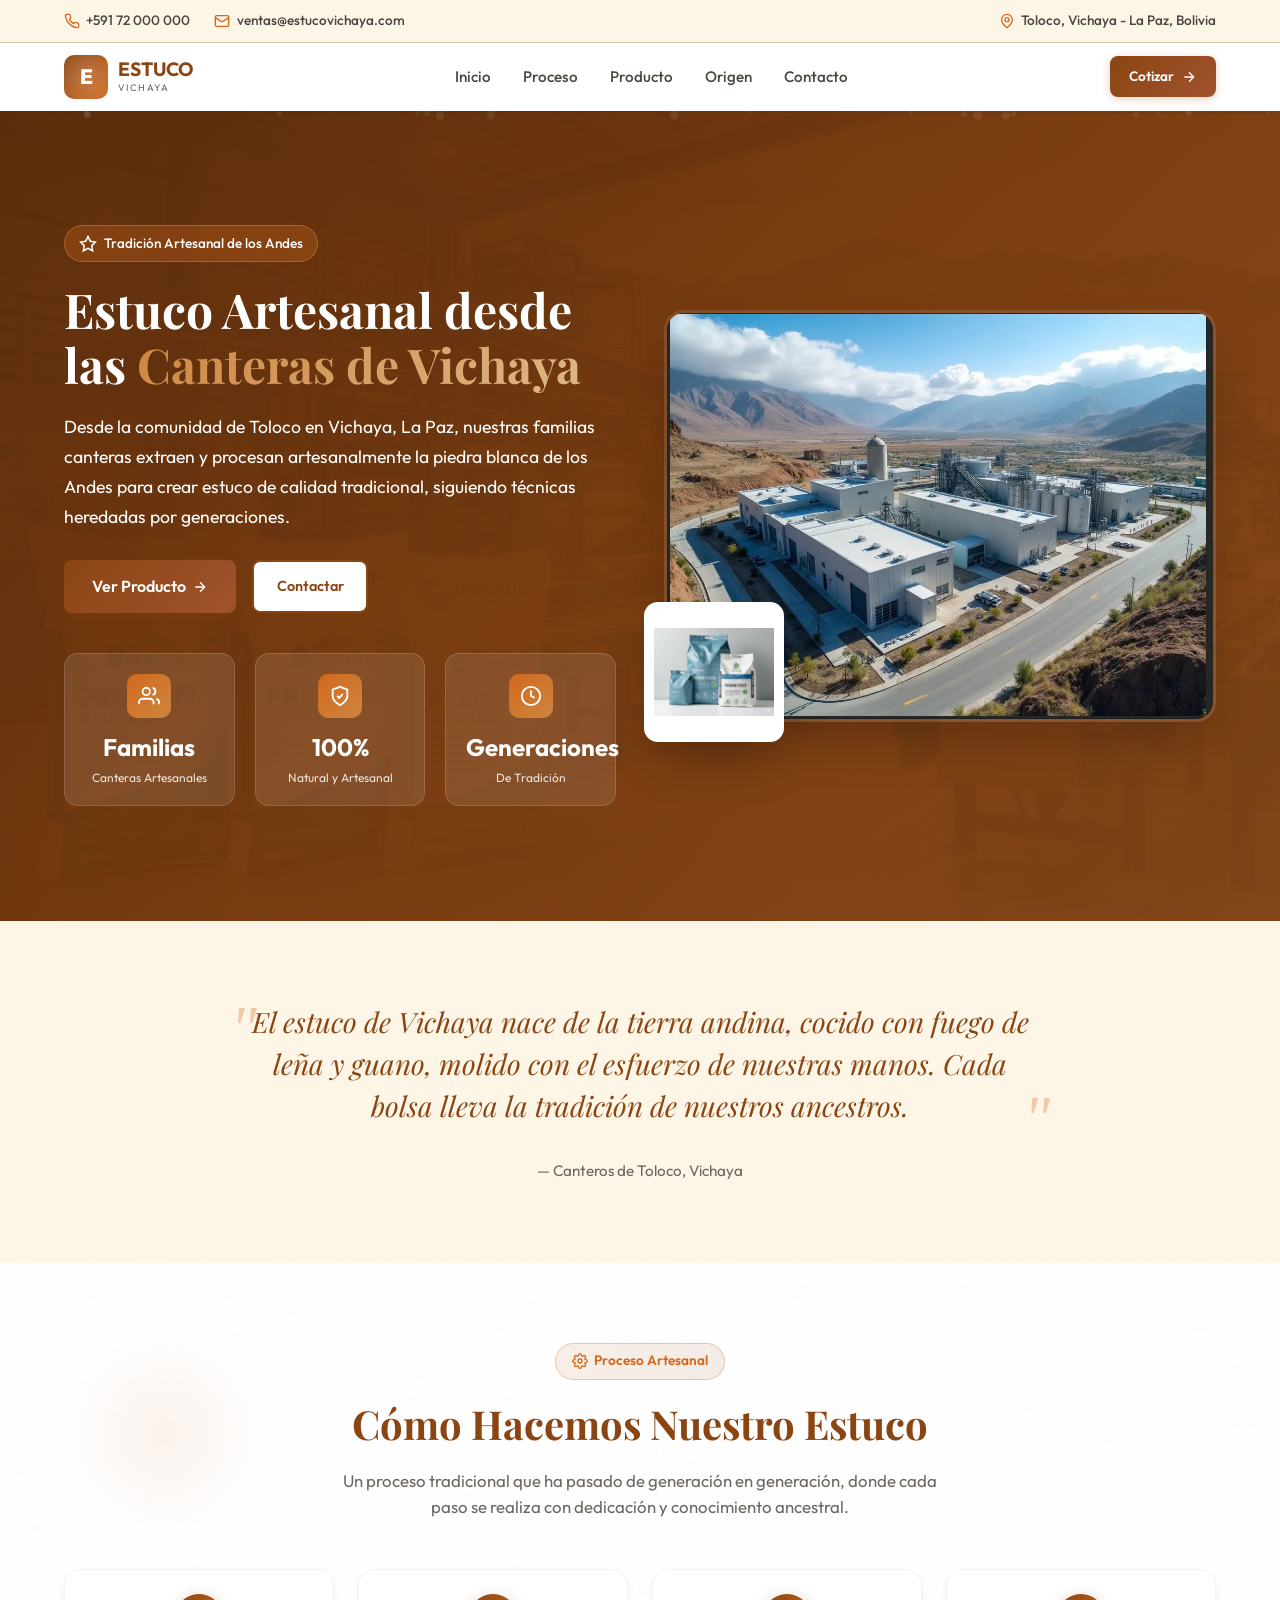
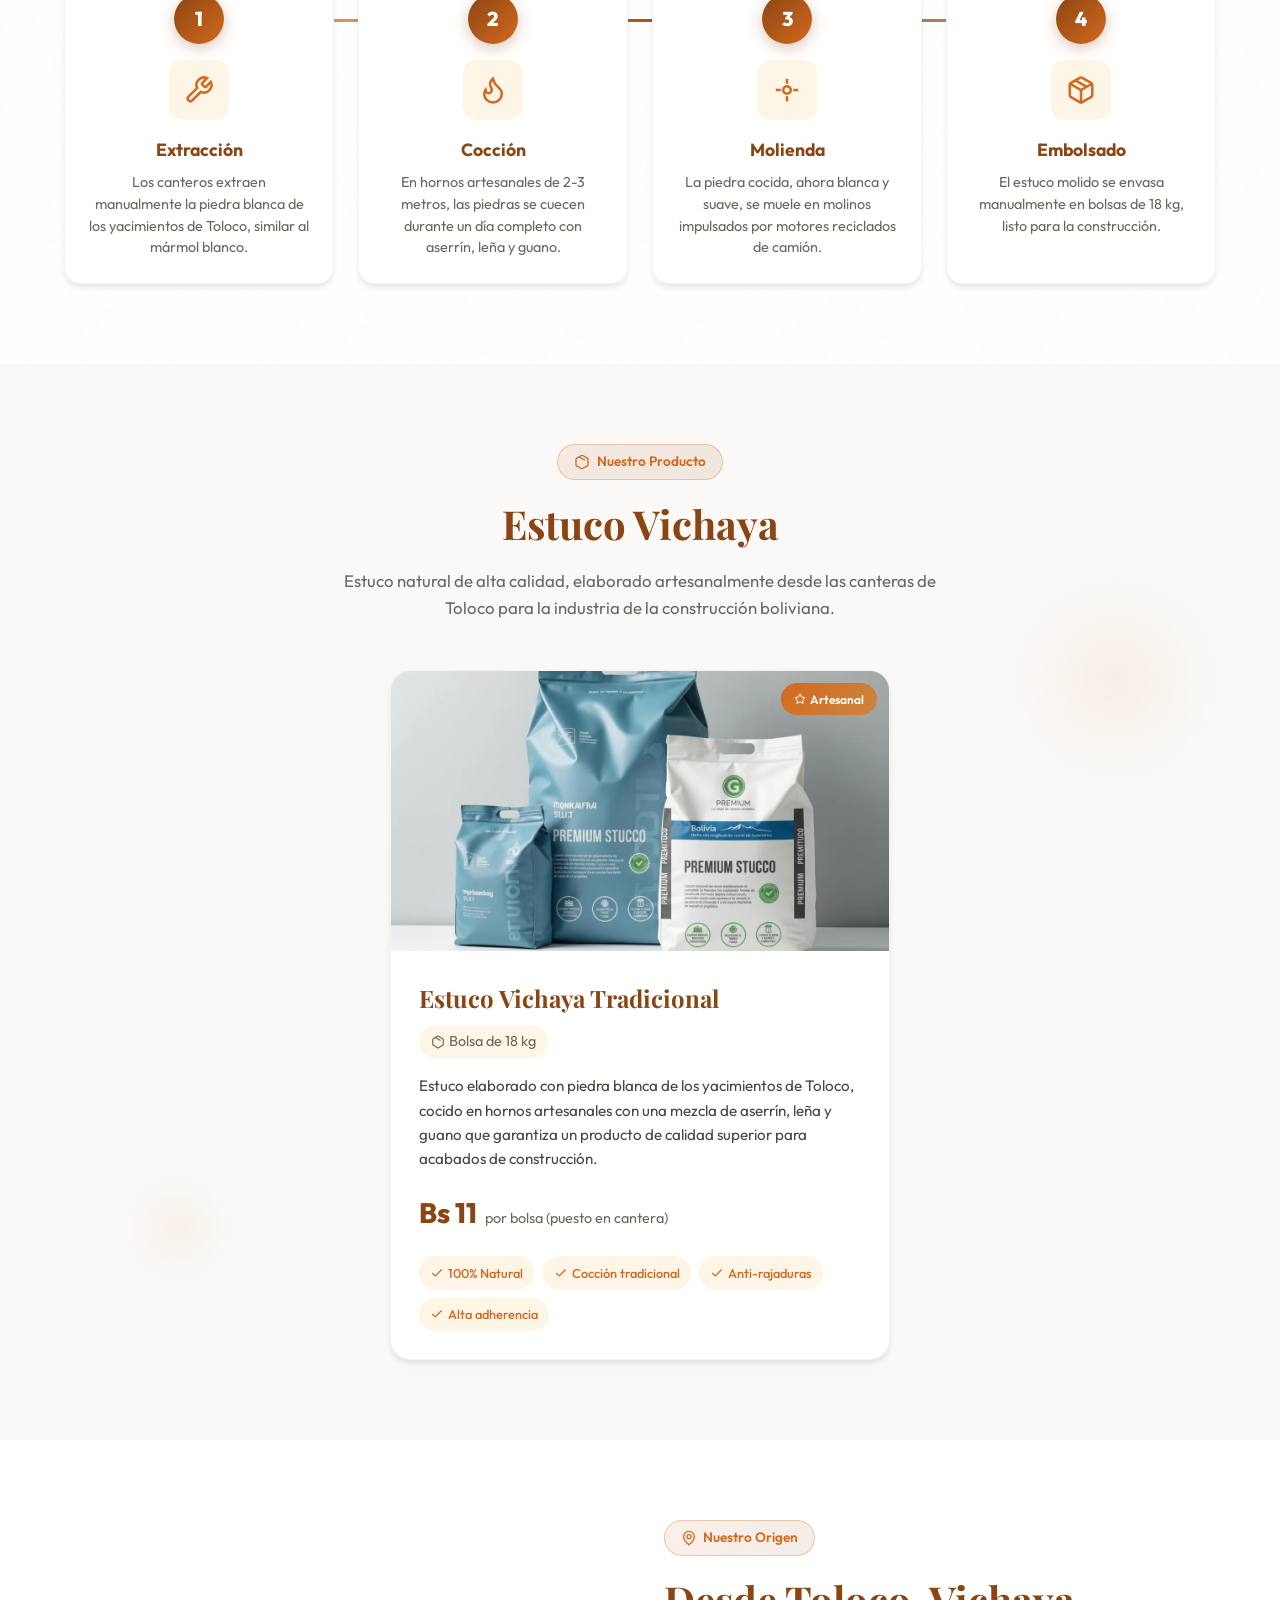
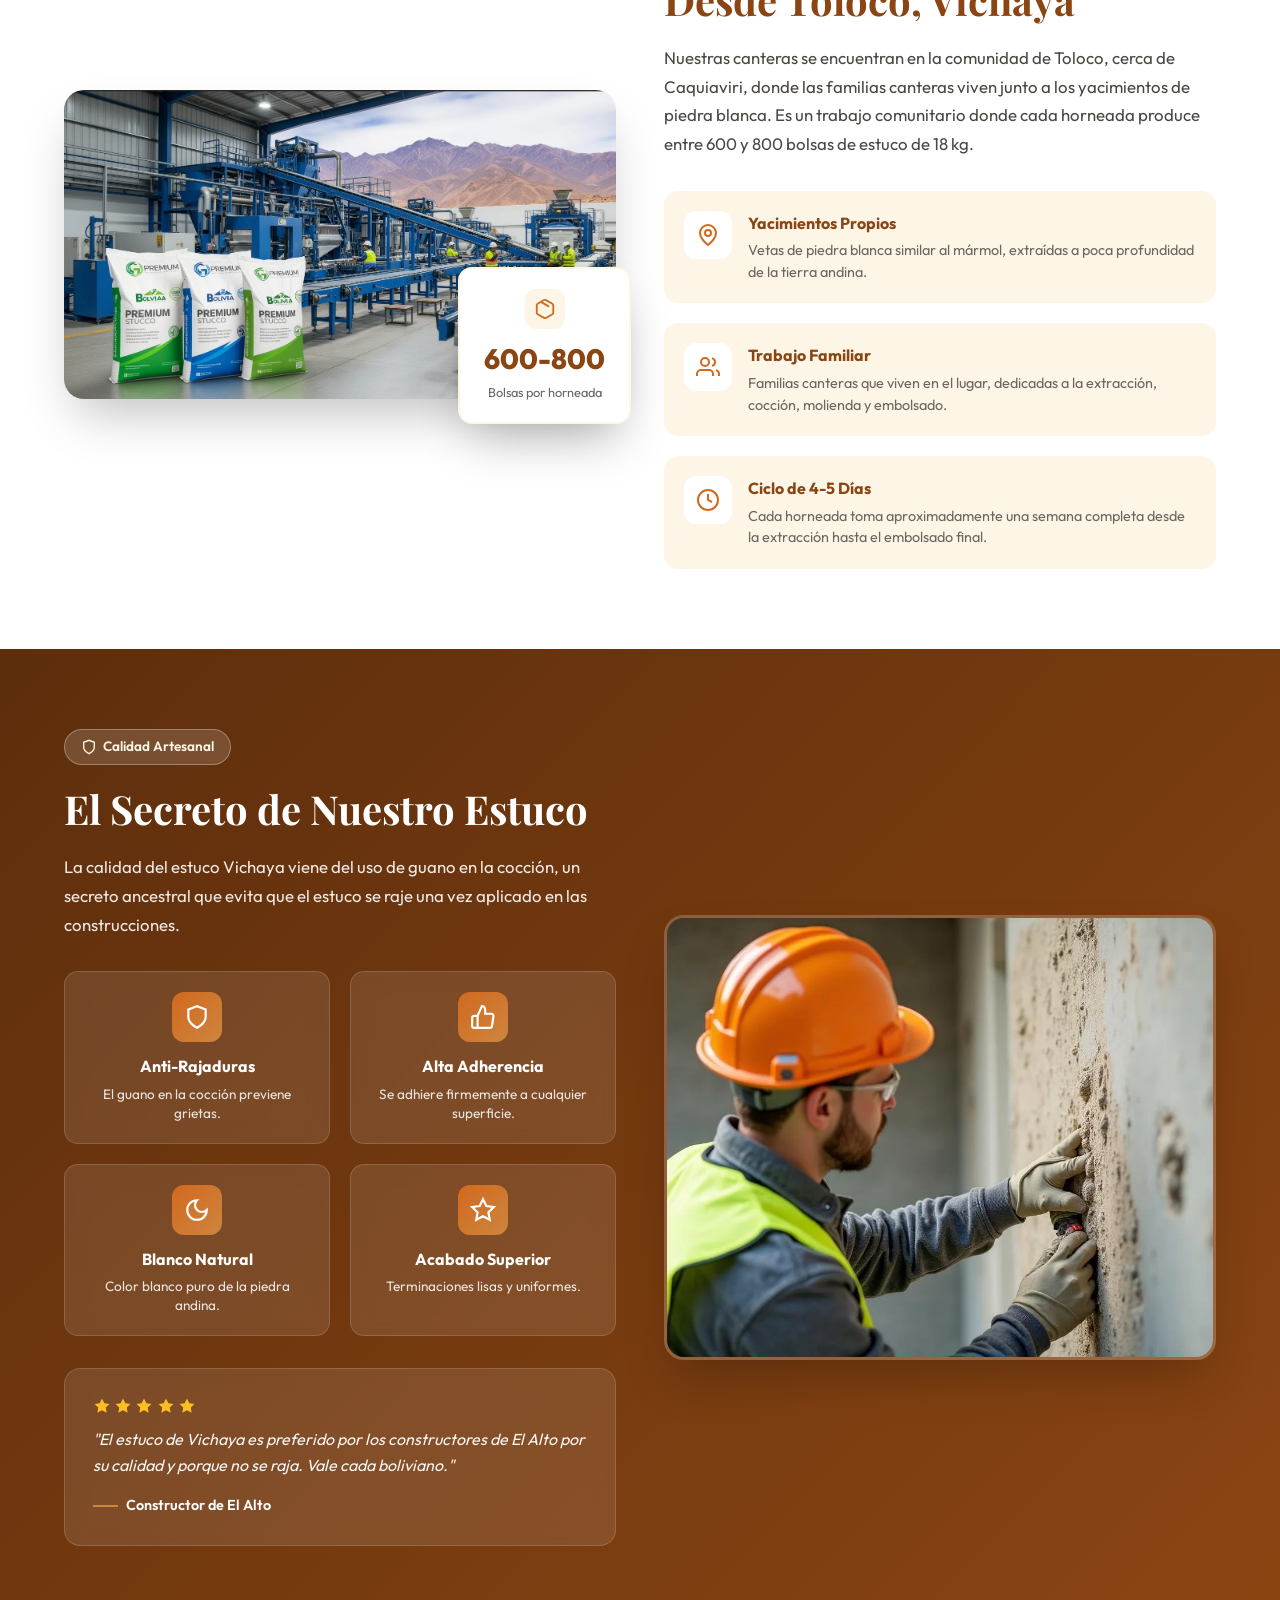
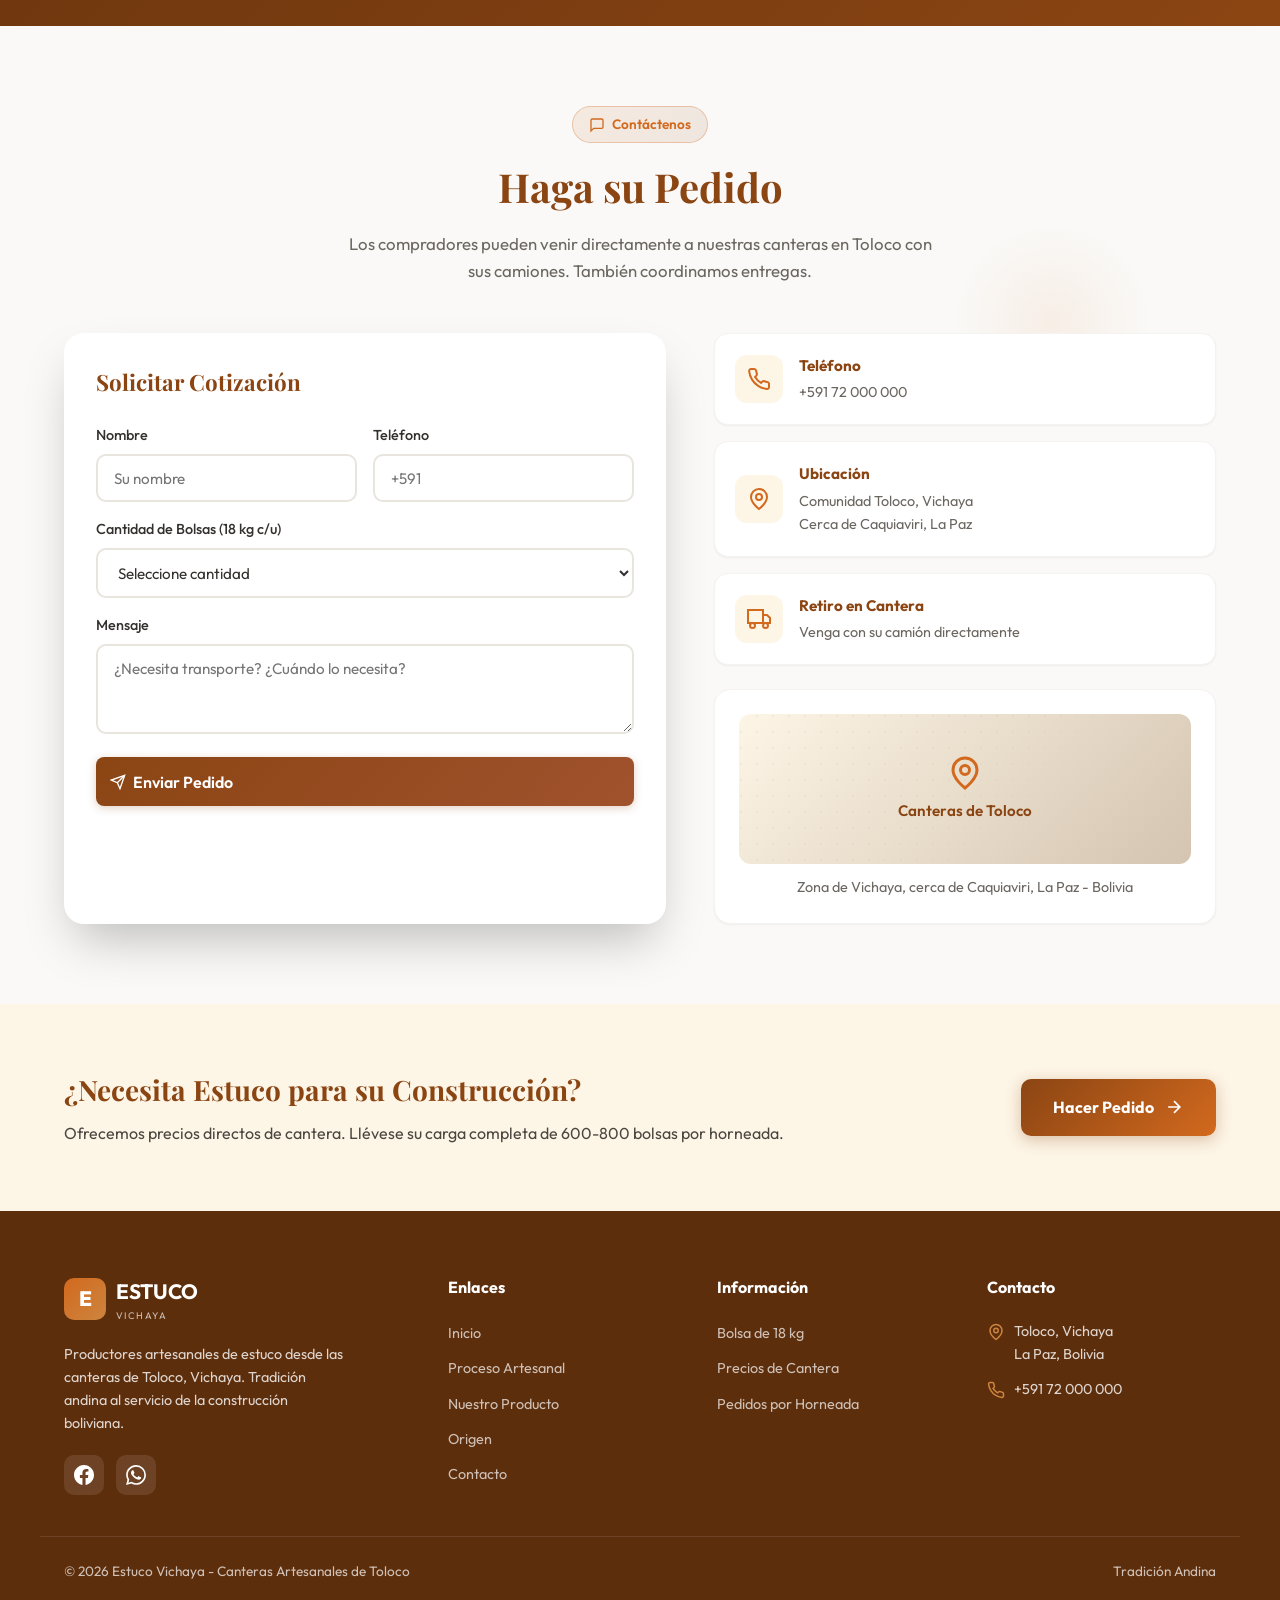
<file: index.html>
<!DOCTYPE html>
<html lang="es">
<head>
    <meta charset="UTF-8">
    <meta name="viewport" content="width=device-width, initial-scale=1.0">
    <title>Estuco Vichaya | Tradición Artesanal desde los Andes</title>
    <link rel="preconnect" href="https://fonts.googleapis.com">
    <link rel="preconnect" href="https://fonts.gstatic.com" crossorigin>
    <link href="https://fonts.googleapis.com/css2?family=Outfit:wght@300;400;500;600;700;800&family=Playfair+Display:wght@600;700&display=swap" rel="stylesheet">
    <link rel="stylesheet" href="styles.css">
</head>
<body>
    <!-- Top Bar -->
    <div class="top-bar">
        <div class="top-bar-content">
            <div class="top-bar-left">
                <a href="tel:+59172000000" class="top-bar-item">
                    <svg viewBox="0 0 24 24" fill="none" stroke="currentColor" stroke-width="2">
                        <path d="M22 16.92v3a2 2 0 0 1-2.18 2 19.79 19.79 0 0 1-8.63-3.07 19.5 19.5 0 0 1-6-6 19.79 19.79 0 0 1-3.07-8.67A2 2 0 0 1 4.11 2h3a2 2 0 0 1 2 1.72 12.84 12.84 0 0 0 .7 2.81 2 2 0 0 1-.45 2.11L8.09 9.91a16 16 0 0 0 6 6l1.27-1.27a2 2 0 0 1 2.11-.45 12.84 12.84 0 0 0 2.81.7A2 2 0 0 1 22 16.92z"/>
                    </svg>
                    +591 72 000 000
                </a>
                <a href="mailto:ventas@estucovichaya.com" class="top-bar-item">
                    <svg viewBox="0 0 24 24" fill="none" stroke="currentColor" stroke-width="2">
                        <rect x="2" y="4" width="20" height="16" rx="2"/>
                        <path d="m22 7-8.97 5.7a1.94 1.94 0 0 1-2.06 0L2 7"/>
                    </svg>
                    ventas@estucovichaya.com
                </a>
            </div>
            <div class="top-bar-right">
                <svg viewBox="0 0 24 24" fill="none" stroke="currentColor" stroke-width="2">
                    <path d="M20 10c0 6-8 12-8 12s-8-6-8-12a8 8 0 0 1 16 0Z"/>
                    <circle cx="12" cy="10" r="3"/>
                </svg>
                Toloco, Vichaya - La Paz, Bolivia
            </div>
        </div>
    </div>

    <!-- Navigation -->
    <nav class="navbar" id="navbar">
        <div class="nav-content">
            <a href="#" class="logo">
                <div class="logo-icon">E</div>
                <div class="logo-text">
                    <span class="logo-name">ESTUCO</span>
                    <span class="logo-subtitle">VICHAYA</span>
                </div>
            </a>
            <ul class="nav-links">
                <li><a href="#inicio">Inicio</a></li>
                <li><a href="#proceso">Proceso</a></li>
                <li><a href="#producto">Producto</a></li>
                <li><a href="#origen">Origen</a></li>
                <li><a href="#contacto">Contacto</a></li>
            </ul>
            <a href="#contacto" class="btn-primary">
                Cotizar
                <svg viewBox="0 0 24 24" fill="none" stroke="currentColor" stroke-width="2">
                    <path d="M5 12h14M12 5l7 7-7 7"/>
                </svg>
            </a>
            <button class="mobile-menu-btn" id="mobileMenuBtn" aria-label="Menu">
                <svg viewBox="0 0 24 24" fill="none" stroke="currentColor" stroke-width="2">
                    <line x1="3" y1="6" x2="21" y2="6"/>
                    <line x1="3" y1="12" x2="21" y2="12"/>
                    <line x1="3" y1="18" x2="21" y2="18"/>
                </svg>
            </button>
        </div>
    </nav>

    <!-- Mobile Menu -->
    <div class="mobile-menu" id="mobileMenu">
        <div class="mobile-menu-content">
            <div class="mobile-menu-header">
                <div class="logo">
                    <div class="logo-icon">E</div>
                    <div class="logo-text">
                        <span class="logo-name">ESTUCO</span>
                        <span class="logo-subtitle">VICHAYA</span>
                    </div>
                </div>
                <button class="mobile-menu-close" id="mobileMenuClose" aria-label="Cerrar">
                    <svg viewBox="0 0 24 24" fill="none" stroke="currentColor" stroke-width="2">
                        <line x1="18" y1="6" x2="6" y2="18"/>
                        <line x1="6" y1="6" x2="18" y2="18"/>
                    </svg>
                </button>
            </div>
            <ul class="mobile-nav-links">
                <li><a href="#inicio">Inicio</a></li>
                <li><a href="#proceso">Proceso Artesanal</a></li>
                <li><a href="#producto">Nuestro Producto</a></li>
                <li><a href="#origen">Origen</a></li>
                <li><a href="#contacto">Contacto</a></li>
            </ul>
            <div class="mobile-cta">
                <a href="#contacto" class="btn-primary">
                    Solicitar Cotización
                    <svg viewBox="0 0 24 24" fill="none" stroke="currentColor" stroke-width="2" width="18" height="18">
                        <path d="M5 12h14M12 5l7 7-7 7"/>
                    </svg>
                </a>
            </div>
        </div>
    </div>

    <!-- Hero Section -->
    <section class="hero" id="inicio">
        <img src="images/fabrica.png" alt="Canteras de Vichaya" class="hero-bg-image">
        <div class="hero-overlay"></div>
        <div class="hero-particles" id="heroParticles"></div>

        <div class="hero-content">
            <div class="hero-text">
                <div class="hero-badge">
                    <svg viewBox="0 0 24 24" fill="none" stroke="currentColor" stroke-width="2">
                        <path d="M12 2l3.09 6.26L22 9.27l-5 4.87 1.18 6.88L12 17.77l-6.18 3.25L7 14.14 2 9.27l6.91-1.01L12 2z"/>
                    </svg>
                    Tradición Artesanal de los Andes
                </div>
                <h1 class="hero-title">
                    Estuco Artesanal desde las <span>Canteras de Vichaya</span>
                </h1>
                <p class="hero-description">
                    Desde la comunidad de Toloco en Vichaya, La Paz, nuestras familias canteras extraen y procesan artesanalmente la piedra blanca de los Andes para crear estuco de calidad tradicional, siguiendo técnicas heredadas por generaciones.
                </p>
                <div class="hero-buttons">
                    <a href="#producto" class="btn-primary">
                        Ver Producto
                        <svg viewBox="0 0 24 24" fill="none" stroke="currentColor" stroke-width="2" width="18" height="18">
                            <path d="M5 12h14M12 5l7 7-7 7"/>
                        </svg>
                    </a>
                    <a href="#contacto" class="btn-secondary">
                        Contactar
                    </a>
                </div>
                <div class="hero-stats">
                    <div class="stat-item">
                        <div class="stat-icon">
                            <svg viewBox="0 0 24 24" fill="none" stroke="currentColor" stroke-width="2">
                                <path d="M17 21v-2a4 4 0 0 0-4-4H5a4 4 0 0 0-4 4v2"/>
                                <circle cx="9" cy="7" r="4"/>
                                <path d="M23 21v-2a4 4 0 0 0-3-3.87"/>
                                <path d="M16 3.13a4 4 0 0 1 0 7.75"/>
                            </svg>
                        </div>
                        <div class="stat-number">Familias</div>
                        <div class="stat-label">Canteras Artesanales</div>
                    </div>
                    <div class="stat-item">
                        <div class="stat-icon">
                            <svg viewBox="0 0 24 24" fill="none" stroke="currentColor" stroke-width="2">
                                <path d="M12 22s8-4 8-10V5l-8-3-8 3v7c0 6 8 10 8 10z"/>
                                <path d="m9 12 2 2 4-4"/>
                            </svg>
                        </div>
                        <div class="stat-number">100%</div>
                        <div class="stat-label">Natural y Artesanal</div>
                    </div>
                    <div class="stat-item">
                        <div class="stat-icon">
                            <svg viewBox="0 0 24 24" fill="none" stroke="currentColor" stroke-width="2">
                                <circle cx="12" cy="12" r="10"/>
                                <polyline points="12 6 12 12 16 14"/>
                            </svg>
                        </div>
                        <div class="stat-number">Generaciones</div>
                        <div class="stat-label">De Tradición</div>
                    </div>
                </div>
            </div>
            <div class="hero-visual">
                <div class="hero-image-container">
                    <img src="images/produccion.png" alt="Producción Artesanal" class="hero-image">
                </div>
                <div class="hero-product-float">
                    <img src="images/producto.png" alt="Estuco Vichaya">
                </div>
            </div>
        </div>
    </section>

    <!-- Tradition Quote -->
    <section class="tradition">
        <div class="tradition-content reveal">
            <p class="tradition-quote">
                El estuco de Vichaya nace de la tierra andina, cocido con fuego de leña y guano, molido con el esfuerzo de nuestras manos. Cada bolsa lleva la tradición de nuestros ancestros.
            </p>
            <p class="tradition-author">— Canteros de Toloco, Vichaya</p>
        </div>
    </section>

    <!-- Process Section -->
    <section class="process" id="proceso">
        <div class="animated-bg">
            <div class="texture-overlay"></div>
            <div class="particle particle-1" style="top: 10%; left: 5%;"></div>
            <div class="particle particle-2" style="top: 60%; right: 10%;"></div>
        </div>

        <div class="section-container">
            <div class="section-header reveal">
                <span class="section-badge">
                    <svg viewBox="0 0 24 24" fill="none" stroke="currentColor" stroke-width="2" width="16" height="16">
                        <circle cx="12" cy="12" r="3"/>
                        <path d="M19.4 15a1.65 1.65 0 0 0 .33 1.82l.06.06a2 2 0 0 1 0 2.83 2 2 0 0 1-2.83 0l-.06-.06a1.65 1.65 0 0 0-1.82-.33 1.65 1.65 0 0 0-1 1.51V21a2 2 0 0 1-2 2 2 2 0 0 1-2-2v-.09A1.65 1.65 0 0 0 9 19.4a1.65 1.65 0 0 0-1.82.33l-.06.06a2 2 0 0 1-2.83 0 2 2 0 0 1 0-2.83l.06-.06a1.65 1.65 0 0 0 .33-1.82 1.65 1.65 0 0 0-1.51-1H3a2 2 0 0 1-2-2 2 2 0 0 1 2-2h.09A1.65 1.65 0 0 0 4.6 9a1.65 1.65 0 0 0-.33-1.82l-.06-.06a2 2 0 0 1 0-2.83 2 2 0 0 1 2.83 0l.06.06a1.65 1.65 0 0 0 1.82.33H9a1.65 1.65 0 0 0 1-1.51V3a2 2 0 0 1 2-2 2 2 0 0 1 2 2v.09a1.65 1.65 0 0 0 1 1.51 1.65 1.65 0 0 0 1.82-.33l.06-.06a2 2 0 0 1 2.83 0 2 2 0 0 1 0 2.83l-.06.06a1.65 1.65 0 0 0-.33 1.82V9a1.65 1.65 0 0 0 1.51 1H21a2 2 0 0 1 2 2 2 2 0 0 1-2 2h-.09a1.65 1.65 0 0 0-1.51 1z"/>
                    </svg>
                    Proceso Artesanal
                </span>
                <h2 class="section-title">Cómo Hacemos Nuestro Estuco</h2>
                <p class="section-subtitle">
                    Un proceso tradicional que ha pasado de generación en generación, donde cada paso se realiza con dedicación y conocimiento ancestral.
                </p>
            </div>

            <div class="process-timeline">
                <div class="process-step reveal" style="transition-delay: 0.1s;">
                    <div class="process-number">1</div>
                    <div class="process-icon">
                        <svg viewBox="0 0 24 24" fill="none" stroke="currentColor" stroke-width="2">
                            <path d="M14.7 6.3a1 1 0 0 0 0 1.4l1.6 1.6a1 1 0 0 0 1.4 0l3.77-3.77a6 6 0 0 1-7.94 7.94l-6.91 6.91a2.12 2.12 0 0 1-3-3l6.91-6.91a6 6 0 0 1 7.94-7.94l-3.76 3.76z"/>
                        </svg>
                    </div>
                    <h3 class="process-title">Extracción</h3>
                    <p class="process-desc">Los canteros extraen manualmente la piedra blanca de los yacimientos de Toloco, similar al mármol blanco.</p>
                </div>

                <div class="process-step reveal" style="transition-delay: 0.2s;">
                    <div class="process-number">2</div>
                    <div class="process-icon">
                        <svg viewBox="0 0 24 24" fill="none" stroke="currentColor" stroke-width="2">
                            <path d="M8.5 14.5A2.5 2.5 0 0 0 11 12c0-1.38-.5-2-1-3-1.072-2.143-.224-4.054 2-6 .5 2.5 2 4.9 4 6.5 2 1.6 3 3.5 3 5.5a7 7 0 1 1-14 0c0-1.153.433-2.294 1-3a2.5 2.5 0 0 0 2.5 2.5z"/>
                        </svg>
                    </div>
                    <h3 class="process-title">Cocción</h3>
                    <p class="process-desc">En hornos artesanales de 2-3 metros, las piedras se cuecen durante un día completo con aserrín, leña y guano.</p>
                </div>

                <div class="process-step reveal" style="transition-delay: 0.3s;">
                    <div class="process-number">3</div>
                    <div class="process-icon">
                        <svg viewBox="0 0 24 24" fill="none" stroke="currentColor" stroke-width="2">
                            <circle cx="12" cy="12" r="3"/>
                            <path d="M3 12h4m10 0h4M12 3v4m0 10v4"/>
                        </svg>
                    </div>
                    <h3 class="process-title">Molienda</h3>
                    <p class="process-desc">La piedra cocida, ahora blanca y suave, se muele en molinos impulsados por motores reciclados de camión.</p>
                </div>

                <div class="process-step reveal" style="transition-delay: 0.4s;">
                    <div class="process-number">4</div>
                    <div class="process-icon">
                        <svg viewBox="0 0 24 24" fill="none" stroke="currentColor" stroke-width="2">
                            <path d="m7.5 4.27 9 5.15"/>
                            <path d="M21 8a2 2 0 0 0-1-1.73l-7-4a2 2 0 0 0-2 0l-7 4A2 2 0 0 0 3 8v8a2 2 0 0 0 1 1.73l7 4a2 2 0 0 0 2 0l7-4A2 2 0 0 0 21 16Z"/>
                            <path d="m3.3 7 8.7 5 8.7-5"/>
                            <path d="M12 22V12"/>
                        </svg>
                    </div>
                    <h3 class="process-title">Embolsado</h3>
                    <p class="process-desc">El estuco molido se envasa manualmente en bolsas de 18 kg, listo para la construcción.</p>
                </div>
            </div>
        </div>
    </section>

    <!-- Product Section -->
    <section class="products" id="producto">
        <div class="animated-bg">
            <div class="particle particle-1" style="top: 20%; right: 5%;"></div>
            <div class="particle particle-3" style="bottom: 15%; left: 10%;"></div>
        </div>

        <div class="section-container">
            <div class="section-header reveal">
                <span class="section-badge">
                    <svg viewBox="0 0 24 24" fill="none" stroke="currentColor" stroke-width="2" width="16" height="16">
                        <path d="m7.5 4.27 9 5.15"/>
                        <path d="M21 8a2 2 0 0 0-1-1.73l-7-4a2 2 0 0 0-2 0l-7 4A2 2 0 0 0 3 8v8a2 2 0 0 0 1 1.73l7 4a2 2 0 0 0 2 0l7-4A2 2 0 0 0 21 16Z"/>
                    </svg>
                    Nuestro Producto
                </span>
                <h2 class="section-title">Estuco Vichaya</h2>
                <p class="section-subtitle">
                    Estuco natural de alta calidad, elaborado artesanalmente desde las canteras de Toloco para la industria de la construcción boliviana.
                </p>
            </div>

            <div class="product-card reveal">
                <div class="product-image">
                    <img src="images/producto.png" alt="Estuco Vichaya">
                    <span class="product-badge">
                        <svg viewBox="0 0 24 24" fill="none" stroke="currentColor" stroke-width="2" width="12" height="12">
                            <path d="M12 2l3.09 6.26L22 9.27l-5 4.87 1.18 6.88L12 17.77l-6.18 3.25L7 14.14 2 9.27l6.91-1.01L12 2z"/>
                        </svg>
                        Artesanal
                    </span>
                </div>
                <div class="product-info">
                    <h3 class="product-name">Estuco Vichaya Tradicional</h3>
                    <span class="product-weight">
                        <svg viewBox="0 0 24 24" fill="none" stroke="currentColor" stroke-width="2" width="14" height="14">
                            <path d="m7.5 4.27 9 5.15"/>
                            <path d="M21 8a2 2 0 0 0-1-1.73l-7-4a2 2 0 0 0-2 0l-7 4A2 2 0 0 0 3 8v8a2 2 0 0 0 1 1.73l7 4a2 2 0 0 0 2 0l7-4A2 2 0 0 0 21 16Z"/>
                        </svg>
                        Bolsa de 18 kg
                    </span>
                    <p class="product-description">
                        Estuco elaborado con piedra blanca de los yacimientos de Toloco, cocido en hornos artesanales con una mezcla de aserrín, leña y guano que garantiza un producto de calidad superior para acabados de construcción.
                    </p>
                    <div class="product-price">
                        <span class="price-amount">Bs 11</span>
                        <span class="price-unit">por bolsa (puesto en cantera)</span>
                    </div>
                    <div class="product-features">
                        <span class="feature-tag">
                            <svg viewBox="0 0 24 24" fill="none" stroke="currentColor" stroke-width="2">
                                <polyline points="20 6 9 17 4 12"/>
                            </svg>
                            100% Natural
                        </span>
                        <span class="feature-tag">
                            <svg viewBox="0 0 24 24" fill="none" stroke="currentColor" stroke-width="2">
                                <polyline points="20 6 9 17 4 12"/>
                            </svg>
                            Cocción tradicional
                        </span>
                        <span class="feature-tag">
                            <svg viewBox="0 0 24 24" fill="none" stroke="currentColor" stroke-width="2">
                                <polyline points="20 6 9 17 4 12"/>
                            </svg>
                            Anti-rajaduras
                        </span>
                        <span class="feature-tag">
                            <svg viewBox="0 0 24 24" fill="none" stroke="currentColor" stroke-width="2">
                                <polyline points="20 6 9 17 4 12"/>
                            </svg>
                            Alta adherencia
                        </span>
                    </div>
                </div>
            </div>
        </div>
    </section>

    <!-- Origin Section -->
    <section class="origin" id="origen">
        <div class="section-container">
            <div class="origin-content">
                <div class="origin-visual reveal-left">
                    <div class="origin-image">
                        <img src="images/fabrica.png" alt="Canteras de Toloco, Vichaya">
                    </div>
                    <div class="origin-stat-card">
                        <div class="origin-stat-icon">
                            <svg viewBox="0 0 24 24" fill="none" stroke="currentColor" stroke-width="2">
                                <path d="m7.5 4.27 9 5.15"/>
                                <path d="M21 8a2 2 0 0 0-1-1.73l-7-4a2 2 0 0 0-2 0l-7 4A2 2 0 0 0 3 8v8a2 2 0 0 0 1 1.73l7 4a2 2 0 0 0 2 0l7-4A2 2 0 0 0 21 16Z"/>
                            </svg>
                        </div>
                        <div class="origin-stat-number">600-800</div>
                        <div class="origin-stat-label">Bolsas por horneada</div>
                    </div>
                </div>

                <div class="origin-text reveal-right">
                    <span class="section-badge">
                        <svg viewBox="0 0 24 24" fill="none" stroke="currentColor" stroke-width="2" width="16" height="16">
                            <path d="M20 10c0 6-8 12-8 12s-8-6-8-12a8 8 0 0 1 16 0Z"/>
                            <circle cx="12" cy="10" r="3"/>
                        </svg>
                        Nuestro Origen
                    </span>
                    <h2 class="section-title">Desde Toloco, Vichaya</h2>
                    <p class="origin-description">
                        Nuestras canteras se encuentran en la comunidad de Toloco, cerca de Caquiaviri, donde las familias canteras viven junto a los yacimientos de piedra blanca. Es un trabajo comunitario donde cada horneada produce entre 600 y 800 bolsas de estuco de 18 kg.
                    </p>

                    <div class="origin-features">
                        <div class="origin-feature">
                            <div class="origin-feature-icon">
                                <svg viewBox="0 0 24 24" fill="none" stroke="currentColor" stroke-width="2">
                                    <path d="M20 10c0 6-8 12-8 12s-8-6-8-12a8 8 0 0 1 16 0Z"/>
                                    <circle cx="12" cy="10" r="3"/>
                                </svg>
                            </div>
                            <div>
                                <h4 class="origin-feature-title">Yacimientos Propios</h4>
                                <p class="origin-feature-desc">Vetas de piedra blanca similar al mármol, extraídas a poca profundidad de la tierra andina.</p>
                            </div>
                        </div>

                        <div class="origin-feature">
                            <div class="origin-feature-icon">
                                <svg viewBox="0 0 24 24" fill="none" stroke="currentColor" stroke-width="2">
                                    <path d="M17 21v-2a4 4 0 0 0-4-4H5a4 4 0 0 0-4 4v2"/>
                                    <circle cx="9" cy="7" r="4"/>
                                    <path d="M23 21v-2a4 4 0 0 0-3-3.87"/>
                                    <path d="M16 3.13a4 4 0 0 1 0 7.75"/>
                                </svg>
                            </div>
                            <div>
                                <h4 class="origin-feature-title">Trabajo Familiar</h4>
                                <p class="origin-feature-desc">Familias canteras que viven en el lugar, dedicadas a la extracción, cocción, molienda y embolsado.</p>
                            </div>
                        </div>

                        <div class="origin-feature">
                            <div class="origin-feature-icon">
                                <svg viewBox="0 0 24 24" fill="none" stroke="currentColor" stroke-width="2">
                                    <circle cx="12" cy="12" r="10"/>
                                    <polyline points="12 6 12 12 16 14"/>
                                </svg>
                            </div>
                            <div>
                                <h4 class="origin-feature-title">Ciclo de 4-5 Días</h4>
                                <p class="origin-feature-desc">Cada horneada toma aproximadamente una semana completa desde la extracción hasta el embolsado final.</p>
                            </div>
                        </div>
                    </div>
                </div>
            </div>
        </div>
    </section>

    <!-- Quality Section -->
    <section class="quality">
        <div class="section-container">
            <div class="quality-content">
                <div class="quality-text reveal-left">
                    <span class="section-badge section-badge-light">
                        <svg viewBox="0 0 24 24" fill="none" stroke="currentColor" stroke-width="2" width="16" height="16">
                            <path d="M12 22s8-4 8-10V5l-8-3-8 3v7c0 6 8 10 8 10z"/>
                        </svg>
                        Calidad Artesanal
                    </span>
                    <h2 class="section-title section-title-light">El Secreto de Nuestro Estuco</h2>
                    <p class="quality-description">
                        La calidad del estuco Vichaya viene del uso de guano en la cocción, un secreto ancestral que evita que el estuco se raje una vez aplicado en las construcciones.
                    </p>

                    <div class="quality-features">
                        <div class="quality-feature">
                            <div class="quality-feature-icon">
                                <svg viewBox="0 0 24 24" fill="none" stroke="currentColor" stroke-width="2">
                                    <path d="M12 22s8-4 8-10V5l-8-3-8 3v7c0 6 8 10 8 10z"/>
                                </svg>
                            </div>
                            <h4 class="quality-feature-title">Anti-Rajaduras</h4>
                            <p class="quality-feature-desc">El guano en la cocción previene grietas.</p>
                        </div>

                        <div class="quality-feature">
                            <div class="quality-feature-icon">
                                <svg viewBox="0 0 24 24" fill="none" stroke="currentColor" stroke-width="2">
                                    <path d="M14 9V5a3 3 0 0 0-3-3l-4 9v11h11.28a2 2 0 0 0 2-1.7l1.38-9a2 2 0 0 0-2-2.3zM7 22H4a2 2 0 0 1-2-2v-7a2 2 0 0 1 2-2h3"/>
                                </svg>
                            </div>
                            <h4 class="quality-feature-title">Alta Adherencia</h4>
                            <p class="quality-feature-desc">Se adhiere firmemente a cualquier superficie.</p>
                        </div>

                        <div class="quality-feature">
                            <div class="quality-feature-icon">
                                <svg viewBox="0 0 24 24" fill="none" stroke="currentColor" stroke-width="2">
                                    <path d="M12 3a6 6 0 0 0 9 9 9 9 0 1 1-9-9Z"/>
                                </svg>
                            </div>
                            <h4 class="quality-feature-title">Blanco Natural</h4>
                            <p class="quality-feature-desc">Color blanco puro de la piedra andina.</p>
                        </div>

                        <div class="quality-feature">
                            <div class="quality-feature-icon">
                                <svg viewBox="0 0 24 24" fill="none" stroke="currentColor" stroke-width="2">
                                    <polygon points="12 2 15.09 8.26 22 9.27 17 14.14 18.18 21.02 12 17.77 5.82 21.02 7 14.14 2 9.27 8.91 8.26 12 2"/>
                                </svg>
                            </div>
                            <h4 class="quality-feature-title">Acabado Superior</h4>
                            <p class="quality-feature-desc">Terminaciones lisas y uniformes.</p>
                        </div>
                    </div>

                    <div class="testimonial-card">
                        <div class="testimonial-stars">
                            <svg viewBox="0 0 24 24"><polygon points="12 2 15.09 8.26 22 9.27 17 14.14 18.18 21.02 12 17.77 5.82 21.02 7 14.14 2 9.27 8.91 8.26 12 2"/></svg>
                            <svg viewBox="0 0 24 24"><polygon points="12 2 15.09 8.26 22 9.27 17 14.14 18.18 21.02 12 17.77 5.82 21.02 7 14.14 2 9.27 8.91 8.26 12 2"/></svg>
                            <svg viewBox="0 0 24 24"><polygon points="12 2 15.09 8.26 22 9.27 17 14.14 18.18 21.02 12 17.77 5.82 21.02 7 14.14 2 9.27 8.91 8.26 12 2"/></svg>
                            <svg viewBox="0 0 24 24"><polygon points="12 2 15.09 8.26 22 9.27 17 14.14 18.18 21.02 12 17.77 5.82 21.02 7 14.14 2 9.27 8.91 8.26 12 2"/></svg>
                            <svg viewBox="0 0 24 24"><polygon points="12 2 15.09 8.26 22 9.27 17 14.14 18.18 21.02 12 17.77 5.82 21.02 7 14.14 2 9.27 8.91 8.26 12 2"/></svg>
                        </div>
                        <p class="testimonial-text">
                            "El estuco de Vichaya es preferido por los constructores de El Alto por su calidad y porque no se raja. Vale cada boliviano."
                        </p>
                        <div class="testimonial-author">
                            Constructor de El Alto
                        </div>
                    </div>
                </div>

                <div class="quality-visual reveal-right">
                    <div class="quality-image">
                        <img src="images/trabajador.png" alt="Aplicación de Estuco Vichaya">
                    </div>
                </div>
            </div>
        </div>
    </section>

    <!-- Contact Section -->
    <section class="contact" id="contacto">
        <div class="animated-bg">
            <div class="particle particle-1" style="top: 20%; right: 10%;"></div>
            <div class="particle particle-2" style="bottom: 30%; left: 5%;"></div>
        </div>

        <div class="section-container">
            <div class="section-header reveal">
                <span class="section-badge">
                    <svg viewBox="0 0 24 24" fill="none" stroke="currentColor" stroke-width="2" width="16" height="16">
                        <path d="M21 15a2 2 0 0 1-2 2H7l-4 4V5a2 2 0 0 1 2-2h14a2 2 0 0 1 2 2z"/>
                    </svg>
                    Contáctenos
                </span>
                <h2 class="section-title">Haga su Pedido</h2>
                <p class="section-subtitle">
                    Los compradores pueden venir directamente a nuestras canteras en Toloco con sus camiones. También coordinamos entregas.
                </p>
            </div>

            <div class="contact-content">
                <div class="contact-form-container reveal-left">
                    <h3 class="form-title">Solicitar Cotización</h3>
                    <form id="contactForm">
                        <div class="form-grid">
                            <div class="form-group">
                                <label class="form-label">Nombre</label>
                                <input type="text" class="form-input" placeholder="Su nombre" required>
                            </div>
                            <div class="form-group">
                                <label class="form-label">Teléfono</label>
                                <input type="tel" class="form-input" placeholder="+591" required>
                            </div>
                            <div class="form-group full-width">
                                <label class="form-label">Cantidad de Bolsas (18 kg c/u)</label>
                                <select class="form-select" required>
                                    <option value="">Seleccione cantidad</option>
                                    <option value="100">100 - 200 bolsas</option>
                                    <option value="300">300 - 500 bolsas</option>
                                    <option value="600">600 - 800 bolsas (1 horneada)</option>
                                    <option value="1000">Más de 1000 bolsas</option>
                                </select>
                            </div>
                            <div class="form-group full-width">
                                <label class="form-label">Mensaje</label>
                                <textarea class="form-textarea" placeholder="¿Necesita transporte? ¿Cuándo lo necesita?"></textarea>
                            </div>
                        </div>
                        <button type="submit" class="btn-primary form-submit">
                            <svg viewBox="0 0 24 24" fill="none" stroke="currentColor" stroke-width="2" width="18" height="18">
                                <line x1="22" y1="2" x2="11" y2="13"/>
                                <polygon points="22 2 15 22 11 13 2 9 22 2"/>
                            </svg>
                            Enviar Pedido
                        </button>
                    </form>
                </div>

                <div class="contact-info reveal-right">
                    <div class="contact-info-grid">
                        <div class="contact-card">
                            <div class="contact-card-icon">
                                <svg viewBox="0 0 24 24" fill="none" stroke="currentColor" stroke-width="2">
                                    <path d="M22 16.92v3a2 2 0 0 1-2.18 2 19.79 19.79 0 0 1-8.63-3.07 19.5 19.5 0 0 1-6-6 19.79 19.79 0 0 1-3.07-8.67A2 2 0 0 1 4.11 2h3a2 2 0 0 1 2 1.72 12.84 12.84 0 0 0 .7 2.81 2 2 0 0 1-.45 2.11L8.09 9.91a16 16 0 0 0 6 6l1.27-1.27a2 2 0 0 1 2.11-.45 12.84 12.84 0 0 0 2.81.7A2 2 0 0 1 22 16.92z"/>
                                </svg>
                            </div>
                            <div>
                                <h4 class="contact-card-title">Teléfono</h4>
                                <p class="contact-card-text">+591 72 000 000</p>
                            </div>
                        </div>

                        <div class="contact-card">
                            <div class="contact-card-icon">
                                <svg viewBox="0 0 24 24" fill="none" stroke="currentColor" stroke-width="2">
                                    <path d="M20 10c0 6-8 12-8 12s-8-6-8-12a8 8 0 0 1 16 0Z"/>
                                    <circle cx="12" cy="10" r="3"/>
                                </svg>
                            </div>
                            <div>
                                <h4 class="contact-card-title">Ubicación</h4>
                                <p class="contact-card-text">Comunidad Toloco, Vichaya<br>Cerca de Caquiaviri, La Paz</p>
                            </div>
                        </div>

                        <div class="contact-card">
                            <div class="contact-card-icon">
                                <svg viewBox="0 0 24 24" fill="none" stroke="currentColor" stroke-width="2">
                                    <rect x="1" y="3" width="15" height="13"/>
                                    <polygon points="16 8 20 8 23 11 23 16 16 16 16 8"/>
                                    <circle cx="5.5" cy="18.5" r="2.5"/>
                                    <circle cx="18.5" cy="18.5" r="2.5"/>
                                </svg>
                            </div>
                            <div>
                                <h4 class="contact-card-title">Retiro en Cantera</h4>
                                <p class="contact-card-text">Venga con su camión directamente</p>
                            </div>
                        </div>
                    </div>

                    <div class="map-container">
                        <div class="map-placeholder">
                            <svg viewBox="0 0 24 24" fill="none" stroke="currentColor" stroke-width="2">
                                <path d="M20 10c0 6-8 12-8 12s-8-6-8-12a8 8 0 0 1 16 0Z"/>
                                <circle cx="12" cy="10" r="3"/>
                            </svg>
                            <span>Canteras de Toloco</span>
                        </div>
                        <p class="map-address">Zona de Vichaya, cerca de Caquiaviri, La Paz - Bolivia</p>
                    </div>
                </div>
            </div>
        </div>
    </section>

    <!-- CTA Section -->
    <section class="cta">
        <div class="cta-content">
            <div class="cta-text">
                <h2>¿Necesita Estuco para su Construcción?</h2>
                <p>Ofrecemos precios directos de cantera. Llévese su carga completa de 600-800 bolsas por horneada.</p>
            </div>
            <a href="#contacto" class="cta-btn">
                Hacer Pedido
                <svg viewBox="0 0 24 24" fill="none" stroke="currentColor" stroke-width="2">
                    <path d="M5 12h14M12 5l7 7-7 7"/>
                </svg>
            </a>
        </div>
    </section>

    <!-- Footer -->
    <footer class="footer">
        <div class="footer-content">
            <div class="footer-brand">
                <div class="footer-logo">
                    <div class="footer-logo-icon">E</div>
                    <div>
                        <div class="footer-logo-text">ESTUCO</div>
                        <div class="footer-logo-subtitle">VICHAYA</div>
                    </div>
                </div>
                <p class="footer-description">
                    Productores artesanales de estuco desde las canteras de Toloco, Vichaya. Tradición andina al servicio de la construcción boliviana.
                </p>
                <div class="footer-social">
                    <a href="#" class="social-link" aria-label="Facebook">
                        <svg viewBox="0 0 24 24" fill="currentColor">
                            <path d="M24 12.073c0-6.627-5.373-12-12-12s-12 5.373-12 12c0 5.99 4.388 10.954 10.125 11.854v-8.385H7.078v-3.47h3.047V9.43c0-3.007 1.792-4.669 4.533-4.669 1.312 0 2.686.235 2.686.235v2.953H15.83c-1.491 0-1.956.925-1.956 1.874v2.25h3.328l-.532 3.47h-2.796v8.385C19.612 23.027 24 18.062 24 12.073z"/>
                        </svg>
                    </a>
                    <a href="#" class="social-link" aria-label="WhatsApp">
                        <svg viewBox="0 0 24 24" fill="currentColor">
                            <path d="M17.472 14.382c-.297-.149-1.758-.867-2.03-.967-.273-.099-.471-.148-.67.15-.197.297-.767.966-.94 1.164-.173.199-.347.223-.644.075-.297-.15-1.255-.463-2.39-1.475-.883-.788-1.48-1.761-1.653-2.059-.173-.297-.018-.458.13-.606.134-.133.298-.347.446-.52.149-.174.198-.298.298-.497.099-.198.05-.371-.025-.52-.075-.149-.669-1.612-.916-2.207-.242-.579-.487-.5-.669-.51-.173-.008-.371-.01-.57-.01-.198 0-.52.074-.792.372-.272.297-1.04 1.016-1.04 2.479 0 1.462 1.065 2.875 1.213 3.074.149.198 2.096 3.2 5.077 4.487.709.306 1.262.489 1.694.625.712.227 1.36.195 1.871.118.571-.085 1.758-.719 2.006-1.413.248-.694.248-1.289.173-1.413-.074-.124-.272-.198-.57-.347m-5.421 7.403h-.004a9.87 9.87 0 01-5.031-1.378l-.361-.214-3.741.982.998-3.648-.235-.374a9.86 9.86 0 01-1.51-5.26c.001-5.45 4.436-9.884 9.888-9.884 2.64 0 5.122 1.03 6.988 2.898a9.825 9.825 0 012.893 6.994c-.003 5.45-4.437 9.884-9.885 9.884m8.413-18.297A11.815 11.815 0 0012.05 0C5.495 0 .16 5.335.157 11.892c0 2.096.547 4.142 1.588 5.945L.057 24l6.305-1.654a11.882 11.882 0 005.683 1.448h.005c6.554 0 11.89-5.335 11.893-11.893a11.821 11.821 0 00-3.48-8.413z"/>
                        </svg>
                    </a>
                </div>
            </div>

            <div>
                <h4 class="footer-title">Enlaces</h4>
                <ul class="footer-links">
                    <li><a href="#inicio">Inicio</a></li>
                    <li><a href="#proceso">Proceso Artesanal</a></li>
                    <li><a href="#producto">Nuestro Producto</a></li>
                    <li><a href="#origen">Origen</a></li>
                    <li><a href="#contacto">Contacto</a></li>
                </ul>
            </div>

            <div>
                <h4 class="footer-title">Información</h4>
                <ul class="footer-links">
                    <li><a href="#producto">Bolsa de 18 kg</a></li>
                    <li><a href="#contacto">Precios de Cantera</a></li>
                    <li><a href="#contacto">Pedidos por Horneada</a></li>
                </ul>
            </div>

            <div>
                <h4 class="footer-title">Contacto</h4>
                <div class="footer-contact-item">
                    <svg viewBox="0 0 24 24" fill="none" stroke="currentColor" stroke-width="2">
                        <path d="M20 10c0 6-8 12-8 12s-8-6-8-12a8 8 0 0 1 16 0Z"/>
                        <circle cx="12" cy="10" r="3"/>
                    </svg>
                    <span>Toloco, Vichaya<br>La Paz, Bolivia</span>
                </div>
                <div class="footer-contact-item">
                    <svg viewBox="0 0 24 24" fill="none" stroke="currentColor" stroke-width="2">
                        <path d="M22 16.92v3a2 2 0 0 1-2.18 2 19.79 19.79 0 0 1-8.63-3.07 19.5 19.5 0 0 1-6-6 19.79 19.79 0 0 1-3.07-8.67A2 2 0 0 1 4.11 2h3a2 2 0 0 1 2 1.72 12.84 12.84 0 0 0 .7 2.81 2 2 0 0 1-.45 2.11L8.09 9.91a16 16 0 0 0 6 6l1.27-1.27a2 2 0 0 1 2.11-.45 12.84 12.84 0 0 0 2.81.7A2 2 0 0 1 22 16.92z"/>
                    </svg>
                    <span>+591 72 000 000</span>
                </div>
            </div>
        </div>

        <div class="footer-bottom">
            <p class="footer-copyright">© 2026 Estuco Vichaya - Canteras Artesanales de Toloco</p>
            <div class="footer-legal">
                <a href="#">Tradición Andina</a>
            </div>
        </div>
    </footer>

    <script src="script.js"></script>
</body>
</html>
</file>
<file: styles.css>
/* ========== VARIABLES ========== */
:root {
    --primary: #8B4513;
    --primary-dark: #5D2E0C;
    --primary-light: #A0522D;
    --accent: #D2691E;
    --accent-light: #CD853F;
    --cream: #FDF5E6;
    --warm-white: #FFFAF0;
    --stone: #D4C4B0;
    --earth: #6B4423;
    --white: #ffffff;
    --gray-50: #faf9f7;
    --gray-100: #f5f3f0;
    --gray-200: #e8e4de;
    --gray-300: #d4cfc6;
    --gray-400: #a39e94;
    --gray-500: #6b6660;
    --gray-600: #4a4640;
    --gray-700: #33312d;
    --gray-800: #1f1d1a;
    --shadow-sm: 0 1px 2px 0 rgb(0 0 0 / 0.05);
    --shadow: 0 4px 6px -1px rgb(0 0 0 / 0.1);
    --shadow-md: 0 10px 15px -3px rgb(0 0 0 / 0.1);
    --shadow-lg: 0 25px 50px -12px rgb(0 0 0 / 0.25);
}

/* ========== RESET & BASE ========== */
* {
    margin: 0;
    padding: 0;
    box-sizing: border-box;
}

html {
    scroll-behavior: smooth;
}

body {
    font-family: 'Outfit', sans-serif;
    background: var(--warm-white);
    color: var(--gray-700);
    overflow-x: hidden;
    line-height: 1.6;
}

/* ========== SCROLLBAR ========== */
::-webkit-scrollbar {
    width: 8px;
}

::-webkit-scrollbar-track {
    background: var(--cream);
}

::-webkit-scrollbar-thumb {
    background: linear-gradient(180deg, var(--primary), var(--accent));
    border-radius: 4px;
}

/* ========== ANIMATED BACKGROUND ========== */
.animated-bg {
    position: absolute;
    top: 0;
    left: 0;
    width: 100%;
    height: 100%;
    overflow: hidden;
    z-index: 0;
    pointer-events: none;
}

.particle {
    position: absolute;
    border-radius: 50%;
    pointer-events: none;
    opacity: 0.4;
}

.particle-1 {
    width: 200px;
    height: 200px;
    background: radial-gradient(circle, rgba(210, 105, 30, 0.2) 0%, transparent 70%);
    animation: float1 25s ease-in-out infinite;
}

.particle-2 {
    width: 150px;
    height: 150px;
    background: radial-gradient(circle, rgba(139, 69, 19, 0.15) 0%, transparent 70%);
    animation: float2 30s ease-in-out infinite;
}

.particle-3 {
    width: 100px;
    height: 100px;
    background: radial-gradient(circle, rgba(205, 133, 63, 0.2) 0%, transparent 70%);
    animation: float3 20s ease-in-out infinite;
}

@keyframes float1 {
    0%, 100% { transform: translate(0, 0) rotate(0deg); }
    25% { transform: translate(60px, -30px) rotate(90deg); }
    50% { transform: translate(30px, 60px) rotate(180deg); }
    75% { transform: translate(-30px, 30px) rotate(270deg); }
}

@keyframes float2 {
    0%, 100% { transform: translate(0, 0) scale(1); }
    33% { transform: translate(-50px, 50px) scale(1.1); }
    66% { transform: translate(50px, -25px) scale(0.9); }
}

@keyframes float3 {
    0%, 100% { transform: translate(0, 0); }
    50% { transform: translate(80px, 40px); }
}

.texture-overlay {
    position: absolute;
    top: 0;
    left: 0;
    width: 100%;
    height: 100%;
    background-image: url("data:image/svg+xml,%3Csvg viewBox='0 0 200 200' xmlns='http://www.w3.org/2000/svg'%3E%3Cfilter id='noise'%3E%3CfeTurbulence type='fractalNoise' baseFrequency='0.65' numOctaves='3' stitchTiles='stitch'/%3E%3C/filter%3E%3Crect width='100%' height='100%' filter='url(%23noise)'/%3E%3C/svg%3E");
    opacity: 0.03;
    pointer-events: none;
}

/* ========== TOP BAR ========== */
.top-bar {
    background: var(--cream);
    border-bottom: 1px solid var(--stone);
    padding: 10px 0;
    font-size: 0.85rem;
    position: relative;
    z-index: 1000;
}

.top-bar-content {
    max-width: 1200px;
    margin: 0 auto;
    padding: 0 1.5rem;
    display: flex;
    justify-content: space-between;
    align-items: center;
    flex-wrap: wrap;
    gap: 0.5rem;
}

.top-bar-left {
    display: flex;
    gap: 1.5rem;
    align-items: center;
    flex-wrap: wrap;
}

.top-bar-item {
    display: flex;
    align-items: center;
    gap: 0.4rem;
    color: var(--gray-600);
    text-decoration: none;
    transition: all 0.3s ease;
    font-weight: 500;
}

.top-bar-item:hover {
    color: var(--accent);
}

.top-bar-item svg {
    width: 16px;
    height: 16px;
    color: var(--accent);
}

.top-bar-right {
    display: flex;
    align-items: center;
    gap: 0.4rem;
    color: var(--gray-600);
    font-weight: 500;
}

.top-bar-right svg {
    width: 16px;
    height: 16px;
    color: var(--accent);
}

/* ========== NAVIGATION ========== */
.navbar {
    background: rgba(255, 255, 255, 0.98);
    backdrop-filter: blur(20px);
    padding: 0.75rem 0;
    position: sticky;
    top: 0;
    z-index: 999;
    box-shadow: var(--shadow-sm);
    transition: all 0.3s ease;
}

.navbar.scrolled {
    padding: 0.5rem 0;
    box-shadow: var(--shadow-md);
}

.nav-content {
    max-width: 1200px;
    margin: 0 auto;
    padding: 0 1.5rem;
    display: flex;
    justify-content: space-between;
    align-items: center;
    gap: 1rem;
}

.logo {
    display: flex;
    align-items: center;
    gap: 0.6rem;
    text-decoration: none;
    flex-shrink: 0;
}

.logo-icon {
    width: 44px;
    height: 44px;
    background: linear-gradient(135deg, var(--primary) 0%, var(--accent) 100%);
    border-radius: 10px;
    display: flex;
    align-items: center;
    justify-content: center;
    color: var(--white);
    font-weight: 800;
    font-size: 1.3rem;
    transition: transform 0.3s ease;
    position: relative;
    overflow: hidden;
}

.logo-icon::before {
    content: '';
    position: absolute;
    top: -50%;
    left: -50%;
    width: 200%;
    height: 200%;
    background: radial-gradient(circle, rgba(255,255,255,0.2) 0%, transparent 60%);
    animation: shimmer 3s ease-in-out infinite;
}

@keyframes shimmer {
    0%, 100% { transform: translate(-30%, -30%); }
    50% { transform: translate(30%, 30%); }
}

.logo:hover .logo-icon {
    transform: rotate(-5deg) scale(1.05);
}

.logo-text {
    display: flex;
    flex-direction: column;
}

.logo-name {
    font-weight: 700;
    font-size: 1.2rem;
    color: var(--primary);
    line-height: 1.1;
}

.logo-subtitle {
    font-size: 0.6rem;
    color: var(--gray-500);
    text-transform: uppercase;
    letter-spacing: 1.5px;
}

.nav-links {
    display: flex;
    gap: 2rem;
    list-style: none;
    align-items: center;
}

.nav-links a {
    text-decoration: none;
    color: var(--gray-600);
    font-weight: 500;
    font-size: 0.95rem;
    position: relative;
    padding: 0.4rem 0;
    transition: color 0.3s ease;
    white-space: nowrap;
}

.nav-links a::after {
    content: '';
    position: absolute;
    bottom: 0;
    left: 0;
    width: 0;
    height: 2px;
    background: linear-gradient(90deg, var(--primary), var(--accent));
    transition: width 0.3s ease;
}

.nav-links a:hover {
    color: var(--primary);
}

.nav-links a:hover::after {
    width: 100%;
}

/* ========== BUTTONS ========== */
.btn-primary {
    background: linear-gradient(135deg, var(--primary) 0%, var(--primary-light) 100%);
    color: var(--white);
    padding: 0.6rem 1.2rem;
    border: none;
    border-radius: 8px;
    font-weight: 600;
    font-size: 0.85rem;
    cursor: pointer;
    text-decoration: none;
    display: inline-flex;
    align-items: center;
    gap: 0.4rem;
    transition: all 0.3s ease;
    box-shadow: 0 2px 8px rgba(139, 69, 19, 0.25);
    position: relative;
    overflow: hidden;
    white-space: nowrap;
    flex-shrink: 0;
    font-family: inherit;
}

.btn-primary::before {
    content: '';
    position: absolute;
    top: 0;
    left: -100%;
    width: 100%;
    height: 100%;
    background: linear-gradient(90deg, transparent, rgba(255,255,255,0.2), transparent);
    transition: left 0.5s ease;
}

.btn-primary:hover {
    transform: translateY(-2px);
    box-shadow: 0 4px 15px rgba(139, 69, 19, 0.35);
}

.btn-primary:hover::before {
    left: 100%;
}

.btn-primary svg {
    width: 16px;
    height: 16px;
}

.btn-secondary {
    background: var(--white);
    color: var(--primary);
    padding: 0.7rem 1.4rem;
    border: 2px solid var(--primary);
    border-radius: 8px;
    font-weight: 600;
    font-size: 0.9rem;
    cursor: pointer;
    text-decoration: none;
    display: inline-flex;
    align-items: center;
    gap: 0.4rem;
    transition: all 0.3s ease;
}

.btn-secondary:hover {
    background: var(--primary);
    color: var(--white);
    transform: translateY(-2px);
}

/* ========== MOBILE MENU ========== */
.mobile-menu-btn {
    display: none;
    background: none;
    border: none;
    cursor: pointer;
    padding: 0.5rem;
    flex-shrink: 0;
}

.mobile-menu-btn svg {
    width: 26px;
    height: 26px;
    color: var(--primary);
}

.mobile-menu {
    display: none;
    position: fixed;
    top: 0;
    left: 0;
    width: 100%;
    height: 100%;
    background: rgba(0,0,0,0.5);
    z-index: 1001;
    opacity: 0;
    visibility: hidden;
    transition: all 0.3s ease;
}

.mobile-menu.active {
    opacity: 1;
    visibility: visible;
}

.mobile-menu-content {
    position: absolute;
    right: 0;
    top: 0;
    width: 280px;
    max-width: 85%;
    height: 100%;
    background: var(--warm-white);
    padding: 2rem 1.5rem;
    transform: translateX(100%);
    transition: transform 0.3s ease;
    overflow-y: auto;
}

.mobile-menu.active .mobile-menu-content {
    transform: translateX(0);
}

.mobile-menu-header {
    display: flex;
    justify-content: space-between;
    align-items: center;
    margin-bottom: 2rem;
    padding-bottom: 1rem;
    border-bottom: 1px solid var(--stone);
}

.mobile-menu-close {
    background: none;
    border: none;
    cursor: pointer;
    padding: 0.5rem;
}

.mobile-menu-close svg {
    width: 24px;
    height: 24px;
    color: var(--gray-600);
}

.mobile-nav-links {
    list-style: none;
    display: flex;
    flex-direction: column;
    gap: 0.5rem;
}

.mobile-nav-links a {
    display: block;
    padding: 0.75rem 1rem;
    color: var(--gray-700);
    text-decoration: none;
    font-weight: 500;
    border-radius: 8px;
    transition: all 0.3s ease;
}

.mobile-nav-links a:hover {
    background: var(--cream);
    color: var(--accent);
}

.mobile-cta {
    margin-top: 1.5rem;
    padding-top: 1.5rem;
    border-top: 1px solid var(--stone);
}

.mobile-cta .btn-primary {
    width: 100%;
    justify-content: center;
    padding: 0.875rem 1.5rem;
}

/* ========== HERO SECTION ========== */
.hero {
    position: relative;
    min-height: 90vh;
    display: flex;
    align-items: center;
    overflow: hidden;
    background: linear-gradient(135deg, var(--primary-dark) 0%, var(--primary) 50%, var(--earth) 100%);
}

.hero-bg-image {
    position: absolute;
    top: 0;
    left: 0;
    width: 100%;
    height: 100%;
    object-fit: cover;
    opacity: 0.2;
    mix-blend-mode: overlay;
}

.hero-overlay {
    position: absolute;
    top: 0;
    left: 0;
    width: 100%;
    height: 100%;
    background: linear-gradient(135deg, rgba(93, 46, 12, 0.85) 0%, rgba(139, 69, 19, 0.7) 100%);
}

.hero-particles {
    position: absolute;
    width: 100%;
    height: 100%;
    overflow: hidden;
}

.hero-particle {
    position: absolute;
    background: rgba(255, 255, 255, 0.08);
    border-radius: 50%;
    animation: heroParticle 25s linear infinite;
}

@keyframes heroParticle {
    0% {
        transform: translateY(100vh) rotate(0deg);
        opacity: 0;
    }
    10% { opacity: 1; }
    90% { opacity: 1; }
    100% {
        transform: translateY(-100vh) rotate(720deg);
        opacity: 0;
    }
}

.hero-content {
    position: relative;
    z-index: 10;
    max-width: 1200px;
    margin: 0 auto;
    padding: 3rem 1.5rem;
    display: grid;
    grid-template-columns: 1fr 1fr;
    gap: 3rem;
    align-items: center;
}

.hero-text {
    color: var(--white);
}

.hero-badge {
    display: inline-flex;
    align-items: center;
    gap: 0.4rem;
    background: rgba(210, 105, 30, 0.3);
    border: 1px solid rgba(205, 133, 63, 0.5);
    padding: 0.4rem 0.9rem;
    border-radius: 50px;
    font-size: 0.85rem;
    font-weight: 500;
    margin-bottom: 1.25rem;
    animation: fadeInUp 0.8s ease forwards;
    opacity: 0;
}

.hero-badge svg {
    width: 18px;
    height: 18px;
}

.hero-title {
    font-family: 'Playfair Display', serif;
    font-size: 3rem;
    font-weight: 700;
    line-height: 1.15;
    margin-bottom: 1.25rem;
    animation: fadeInUp 0.8s ease 0.2s forwards;
    opacity: 0;
}

.hero-title span {
    background: linear-gradient(135deg, var(--accent-light) 0%, #DEB887 100%);
    -webkit-background-clip: text;
    -webkit-text-fill-color: transparent;
    background-clip: text;
}

.hero-description {
    font-size: 1.1rem;
    opacity: 0.9;
    margin-bottom: 1.75rem;
    line-height: 1.7;
    animation: fadeInUp 0.8s ease 0.4s forwards;
    opacity: 0;
}

.hero-buttons {
    display: flex;
    gap: 1rem;
    margin-bottom: 2.5rem;
    animation: fadeInUp 0.8s ease 0.6s forwards;
    opacity: 0;
    flex-wrap: wrap;
}

.hero-buttons .btn-primary {
    padding: 0.875rem 1.75rem;
    font-size: 1rem;
}

.hero-stats {
    display: flex;
    gap: 1.25rem;
    animation: fadeInUp 0.8s ease 0.8s forwards;
    opacity: 0;
    flex-wrap: wrap;
}

.stat-item {
    text-align: center;
    padding: 1.25rem;
    background: rgba(255, 255, 255, 0.1);
    backdrop-filter: blur(10px);
    border-radius: 14px;
    border: 1px solid rgba(255, 255, 255, 0.15);
    transition: transform 0.3s ease, background 0.3s ease;
    flex: 1;
    min-width: 110px;
}

.stat-item:hover {
    transform: translateY(-5px);
    background: rgba(255, 255, 255, 0.15);
}

.stat-icon {
    width: 44px;
    height: 44px;
    background: linear-gradient(135deg, var(--accent) 0%, var(--accent-light) 100%);
    border-radius: 10px;
    display: flex;
    align-items: center;
    justify-content: center;
    margin: 0 auto 0.6rem;
}

.stat-icon svg {
    width: 22px;
    height: 22px;
    color: var(--white);
}

.stat-number {
    font-size: 1.5rem;
    font-weight: 700;
    margin-bottom: 0.2rem;
}

.stat-label {
    font-size: 0.75rem;
    opacity: 0.85;
    line-height: 1.3;
}

.hero-visual {
    position: relative;
    animation: fadeInRight 1s ease 0.5s forwards;
    opacity: 0;
}

.hero-image-container {
    position: relative;
    border-radius: 20px;
    overflow: hidden;
    box-shadow: var(--shadow-lg);
    border: 3px solid rgba(255,255,255,0.1);
}

.hero-image {
    width: 100%;
    height: auto;
    display: block;
    transition: transform 0.5s ease;
}

.hero-image-container:hover .hero-image {
    transform: scale(1.05);
}

.hero-product-float {
    position: absolute;
    bottom: -20px;
    left: -20px;
    width: 140px;
    height: 140px;
    background: var(--white);
    border-radius: 14px;
    padding: 0.6rem;
    box-shadow: var(--shadow-lg);
    animation: productFloat 4s ease-in-out infinite;
}

.hero-product-float img {
    width: 100%;
    height: 100%;
    object-fit: contain;
}

@keyframes productFloat {
    0%, 100% { transform: translateY(0); }
    50% { transform: translateY(-10px); }
}

@keyframes fadeInUp {
    from {
        opacity: 0;
        transform: translateY(30px);
    }
    to {
        opacity: 1;
        transform: translateY(0);
    }
}

@keyframes fadeInRight {
    from {
        opacity: 0;
        transform: translateX(50px);
    }
    to {
        opacity: 1;
        transform: translateX(0);
    }
}

/* ========== TRADITION SECTION ========== */
.tradition {
    position: relative;
    padding: 5rem 0;
    background: var(--cream);
    overflow: hidden;
}

.tradition-content {
    max-width: 1200px;
    margin: 0 auto;
    padding: 0 1.5rem;
    text-align: center;
}

.tradition-quote {
    font-family: 'Playfair Display', serif;
    font-size: 1.75rem;
    font-style: italic;
    color: var(--primary);
    max-width: 800px;
    margin: 0 auto 2rem;
    line-height: 1.5;
    position: relative;
}

.tradition-quote::before,
.tradition-quote::after {
    content: '"';
    font-size: 4rem;
    color: var(--accent);
    opacity: 0.3;
    position: absolute;
    font-family: Georgia, serif;
}

.tradition-quote::before {
    top: -20px;
    left: -10px;
}

.tradition-quote::after {
    bottom: -40px;
    right: -10px;
}

.tradition-author {
    color: var(--gray-500);
    font-size: 0.95rem;
}

/* ========== SECTION COMMON STYLES ========== */
.section-container {
    max-width: 1200px;
    margin: 0 auto;
    padding: 0 1.5rem;
    position: relative;
    z-index: 10;
}

.section-badge {
    display: inline-flex;
    align-items: center;
    gap: 0.4rem;
    background: linear-gradient(135deg, rgba(210, 105, 30, 0.1) 0%, rgba(139, 69, 19, 0.1) 100%);
    border: 1px solid rgba(210, 105, 30, 0.3);
    padding: 0.4rem 1rem;
    border-radius: 50px;
    font-size: 0.85rem;
    font-weight: 600;
    color: var(--accent);
    margin-bottom: 0.75rem;
}

.section-badge-light {
    background: rgba(255,255,255,0.15);
    border-color: rgba(255,255,255,0.3);
    color: var(--cream);
}

.section-header {
    text-align: center;
    margin-bottom: 3rem;
}

.section-title {
    font-family: 'Playfair Display', serif;
    font-size: 2.5rem;
    font-weight: 700;
    color: var(--primary);
    margin-bottom: 0.75rem;
}

.section-title-light {
    color: var(--white);
}

.section-subtitle {
    font-size: 1.05rem;
    color: var(--gray-500);
    max-width: 600px;
    margin: 0 auto;
}

/* ========== PROCESS SECTION ========== */
.process {
    position: relative;
    padding: 5rem 0;
    background: var(--white);
    overflow: hidden;
}

.process-timeline {
    display: grid;
    grid-template-columns: repeat(4, 1fr);
    gap: 1.5rem;
    position: relative;
}

.process-timeline::before {
    content: '';
    position: absolute;
    top: 50px;
    left: 10%;
    right: 10%;
    height: 3px;
    background: linear-gradient(90deg, var(--stone), var(--accent), var(--primary), var(--stone));
    border-radius: 2px;
    z-index: 0;
}

.process-step {
    background: var(--white);
    padding: 1.5rem;
    border-radius: 16px;
    text-align: center;
    position: relative;
    z-index: 1;
    box-shadow: var(--shadow);
    border: 1px solid var(--gray-100);
    transition: all 0.3s ease;
}

.process-step:hover {
    transform: translateY(-8px);
    box-shadow: var(--shadow-lg);
}

.process-number {
    width: 50px;
    height: 50px;
    background: linear-gradient(135deg, var(--primary) 0%, var(--accent) 100%);
    border-radius: 50%;
    display: flex;
    align-items: center;
    justify-content: center;
    margin: 0 auto 1rem;
    color: var(--white);
    font-weight: 800;
    font-size: 1.25rem;
    box-shadow: 0 4px 15px rgba(139, 69, 19, 0.3);
}

.process-icon {
    width: 60px;
    height: 60px;
    background: var(--cream);
    border-radius: 14px;
    display: flex;
    align-items: center;
    justify-content: center;
    margin: 0 auto 1rem;
}

.process-icon svg {
    width: 30px;
    height: 30px;
    color: var(--accent);
}

.process-title {
    font-weight: 700;
    color: var(--primary);
    margin-bottom: 0.5rem;
    font-size: 1.1rem;
}

.process-desc {
    font-size: 0.9rem;
    color: var(--gray-500);
    line-height: 1.5;
}

/* ========== PRODUCTS SECTION ========== */
.products {
    position: relative;
    padding: 5rem 0;
    background: var(--gray-50);
    overflow: hidden;
}

.product-card {
    background: var(--white);
    border-radius: 20px;
    overflow: hidden;
    box-shadow: var(--shadow);
    transition: all 0.4s cubic-bezier(0.175, 0.885, 0.32, 1.275);
    position: relative;
    border: 1px solid var(--gray-100);
    max-width: 500px;
    margin: 0 auto;
}

.product-card::before {
    content: '';
    position: absolute;
    top: 0;
    left: 0;
    width: 100%;
    height: 4px;
    background: linear-gradient(90deg, var(--primary), var(--accent));
    transform: scaleX(0);
    transition: transform 0.4s ease;
}

.product-card:hover {
    transform: translateY(-8px);
    box-shadow: var(--shadow-lg);
}

.product-card:hover::before {
    transform: scaleX(1);
}

.product-image {
    position: relative;
    height: 280px;
    background: linear-gradient(135deg, var(--cream) 0%, var(--stone) 100%);
    overflow: hidden;
}

.product-image img {
    width: 100%;
    height: 100%;
    object-fit: cover;
    transition: transform 0.5s ease;
}

.product-card:hover .product-image img {
    transform: scale(1.08);
}

.product-badge {
    position: absolute;
    top: 0.75rem;
    right: 0.75rem;
    background: linear-gradient(135deg, var(--accent) 0%, var(--accent-light) 100%);
    color: var(--white);
    padding: 0.4rem 0.8rem;
    border-radius: 50px;
    font-size: 0.75rem;
    font-weight: 600;
    display: flex;
    align-items: center;
    gap: 0.25rem;
}

.product-info {
    padding: 1.75rem;
}

.product-name {
    font-family: 'Playfair Display', serif;
    font-size: 1.5rem;
    font-weight: 700;
    color: var(--primary);
    margin-bottom: 0.5rem;
}

.product-weight {
    display: inline-flex;
    align-items: center;
    gap: 0.25rem;
    color: var(--gray-500);
    font-size: 0.9rem;
    margin-bottom: 1rem;
    background: var(--cream);
    padding: 0.3rem 0.75rem;
    border-radius: 20px;
}

.product-description {
    color: var(--gray-600);
    margin-bottom: 1.25rem;
    line-height: 1.6;
    font-size: 0.95rem;
}

.product-price {
    display: flex;
    align-items: baseline;
    gap: 0.5rem;
    margin-bottom: 1.25rem;
}

.price-amount {
    font-size: 1.75rem;
    font-weight: 800;
    color: var(--primary);
}

.price-unit {
    color: var(--gray-500);
    font-size: 0.9rem;
}

.product-features {
    display: flex;
    flex-wrap: wrap;
    gap: 0.5rem;
}

.feature-tag {
    display: inline-flex;
    align-items: center;
    gap: 0.25rem;
    background: var(--cream);
    padding: 0.4rem 0.7rem;
    border-radius: 50px;
    font-size: 0.8rem;
    color: var(--accent);
    font-weight: 500;
    transition: all 0.3s ease;
}

.feature-tag:hover {
    background: rgba(210, 105, 30, 0.15);
}

.feature-tag svg {
    width: 14px;
    height: 14px;
}

/* ========== ORIGIN SECTION ========== */
.origin {
    position: relative;
    padding: 5rem 0;
    background: var(--white);
    overflow: hidden;
}

.origin-content {
    display: grid;
    grid-template-columns: 1fr 1fr;
    gap: 3rem;
    align-items: center;
}

.origin-visual {
    position: relative;
}

.origin-image {
    border-radius: 20px;
    overflow: hidden;
    box-shadow: var(--shadow-lg);
}

.origin-image img {
    width: 100%;
    height: auto;
    display: block;
}

.origin-stat-card {
    position: absolute;
    bottom: -25px;
    right: -15px;
    background: var(--white);
    padding: 1.25rem 1.5rem;
    border-radius: 14px;
    box-shadow: var(--shadow-lg);
    text-align: center;
    animation: statFloat 3s ease-in-out infinite;
    border: 2px solid var(--cream);
}

.origin-stat-icon {
    width: 40px;
    height: 40px;
    background: var(--cream);
    border-radius: 10px;
    display: flex;
    align-items: center;
    justify-content: center;
    margin: 0 auto 0.5rem;
}

.origin-stat-icon svg {
    width: 22px;
    height: 22px;
    color: var(--accent);
}

.origin-stat-number {
    font-size: 1.75rem;
    font-weight: 800;
    color: var(--primary);
}

.origin-stat-label {
    font-size: 0.8rem;
    color: var(--gray-500);
}

@keyframes statFloat {
    0%, 100% { transform: translateY(0); }
    50% { transform: translateY(-8px); }
}

.origin-description {
    color: var(--gray-600);
    line-height: 1.7;
    font-size: 1.05rem;
}

.origin-features {
    display: grid;
    gap: 1.25rem;
    margin-top: 2rem;
}

.origin-feature {
    display: flex;
    gap: 1rem;
    align-items: flex-start;
    padding: 1.25rem;
    background: var(--cream);
    border-radius: 14px;
    transition: all 0.3s ease;
}

.origin-feature:hover {
    transform: translateX(8px);
    box-shadow: var(--shadow);
}

.origin-feature-icon {
    width: 48px;
    height: 48px;
    background: var(--white);
    border-radius: 12px;
    display: flex;
    align-items: center;
    justify-content: center;
    flex-shrink: 0;
}

.origin-feature-icon svg {
    width: 24px;
    height: 24px;
    color: var(--accent);
}

.origin-feature-title {
    font-weight: 700;
    color: var(--primary);
    margin-bottom: 0.25rem;
    font-size: 1rem;
}

.origin-feature-desc {
    font-size: 0.9rem;
    color: var(--gray-500);
    line-height: 1.5;
}

/* ========== QUALITY SECTION ========== */
.quality {
    position: relative;
    padding: 5rem 0;
    background: linear-gradient(135deg, var(--primary-dark) 0%, var(--primary) 100%);
    overflow: hidden;
}

.quality-content {
    display: grid;
    grid-template-columns: 1fr 1fr;
    gap: 3rem;
    align-items: center;
    color: var(--white);
}

.quality-description {
    opacity: 0.9;
    line-height: 1.7;
    font-size: 1.05rem;
}

.quality-features {
    display: grid;
    grid-template-columns: 1fr 1fr;
    gap: 1.25rem;
    margin-top: 2rem;
}

.quality-feature {
    padding: 1.25rem;
    border-radius: 14px;
    background: rgba(255, 255, 255, 0.1);
    backdrop-filter: blur(10px);
    border: 1px solid rgba(255, 255, 255, 0.15);
    text-align: center;
    transition: all 0.3s ease;
}

.quality-feature:hover {
    background: rgba(255, 255, 255, 0.15);
    transform: translateY(-4px);
}

.quality-feature-icon {
    width: 50px;
    height: 50px;
    background: linear-gradient(135deg, var(--accent) 0%, var(--accent-light) 100%);
    border-radius: 12px;
    display: flex;
    align-items: center;
    justify-content: center;
    margin: 0 auto 0.75rem;
}

.quality-feature-icon svg {
    width: 26px;
    height: 26px;
    color: var(--white);
}

.quality-feature-title {
    font-weight: 700;
    margin-bottom: 0.3rem;
    font-size: 1rem;
}

.quality-feature-desc {
    font-size: 0.85rem;
    opacity: 0.85;
    line-height: 1.4;
}

.quality-visual {
    position: relative;
}

.quality-image {
    border-radius: 20px;
    overflow: hidden;
    box-shadow: var(--shadow-lg);
    border: 3px solid rgba(255,255,255,0.2);
}

.quality-image img {
    width: 100%;
    height: auto;
    display: block;
}

/* ========== TESTIMONIAL ========== */
.testimonial-card {
    background: rgba(255, 255, 255, 0.1);
    backdrop-filter: blur(10px);
    border-radius: 16px;
    padding: 1.75rem;
    margin-top: 2rem;
    border: 1px solid rgba(255, 255, 255, 0.15);
}

.testimonial-stars {
    display: flex;
    gap: 0.2rem;
    margin-bottom: 0.75rem;
}

.testimonial-stars svg {
    width: 18px;
    height: 18px;
    fill: #fbbf24;
}

.testimonial-text {
    font-size: 1rem;
    font-style: italic;
    line-height: 1.6;
    margin-bottom: 1rem;
    opacity: 0.95;
}

.testimonial-author {
    font-weight: 600;
    display: flex;
    align-items: center;
    gap: 0.5rem;
    font-size: 0.9rem;
}

.testimonial-author::before {
    content: '';
    width: 25px;
    height: 2px;
    background: var(--accent-light);
}

/* ========== CONTACT SECTION ========== */
.contact {
    position: relative;
    padding: 5rem 0;
    background: var(--gray-50);
    overflow: hidden;
}

.contact-content {
    display: grid;
    grid-template-columns: 1.2fr 1fr;
    gap: 3rem;
}

.contact-form-container {
    background: var(--white);
    padding: 2rem;
    border-radius: 20px;
    box-shadow: var(--shadow-lg);
}

.form-title {
    font-family: 'Playfair Display', serif;
    font-size: 1.4rem;
    font-weight: 700;
    color: var(--primary);
    margin-bottom: 1.5rem;
}

.form-grid {
    display: grid;
    grid-template-columns: 1fr 1fr;
    gap: 1rem;
}

.form-group {
    position: relative;
}

.form-group.full-width {
    grid-column: 1 / -1;
}

.form-label {
    display: block;
    font-weight: 500;
    color: var(--gray-700);
    margin-bottom: 0.4rem;
    font-size: 0.9rem;
}

.form-input,
.form-select,
.form-textarea {
    width: 100%;
    padding: 0.8rem 1rem;
    border: 2px solid var(--gray-200);
    border-radius: 10px;
    font-family: inherit;
    font-size: 0.95rem;
    color: var(--gray-700);
    background: var(--white);
    transition: all 0.3s ease;
}

.form-input:focus,
.form-select:focus,
.form-textarea:focus {
    outline: none;
    border-color: var(--accent);
    box-shadow: 0 0 0 3px rgba(210, 105, 30, 0.1);
}

.form-textarea {
    resize: vertical;
    min-height: 90px;
}

.form-submit {
    margin-top: 1rem;
    width: 100%;
    padding: 0.9rem;
    font-size: 1rem;
}

.contact-info {
    position: relative;
    z-index: 10;
}

.contact-info-grid {
    display: grid;
    gap: 1rem;
    margin-bottom: 1.5rem;
}

.contact-card {
    background: var(--white);
    padding: 1.25rem;
    border-radius: 14px;
    display: flex;
    align-items: center;
    gap: 1rem;
    box-shadow: var(--shadow-sm);
    transition: all 0.3s ease;
    border: 1px solid var(--gray-100);
}

.contact-card:hover {
    transform: translateX(8px);
    box-shadow: var(--shadow-md);
    border-color: var(--accent);
}

.contact-card-icon {
    width: 48px;
    height: 48px;
    background: var(--cream);
    border-radius: 12px;
    display: flex;
    align-items: center;
    justify-content: center;
    flex-shrink: 0;
}

.contact-card-icon svg {
    width: 24px;
    height: 24px;
    color: var(--accent);
}

.contact-card-title {
    font-weight: 700;
    color: var(--primary);
    margin-bottom: 0.2rem;
    font-size: 0.95rem;
}

.contact-card-text {
    color: var(--gray-500);
    font-size: 0.9rem;
}

.map-container {
    background: var(--white);
    border-radius: 16px;
    padding: 1.5rem;
    box-shadow: var(--shadow-sm);
    text-align: center;
    border: 1px solid var(--gray-100);
}

.map-placeholder {
    height: 150px;
    background: linear-gradient(135deg, var(--cream) 0%, var(--stone) 100%);
    border-radius: 12px;
    display: flex;
    flex-direction: column;
    align-items: center;
    justify-content: center;
    position: relative;
    overflow: hidden;
}

.map-placeholder::before {
    content: '';
    position: absolute;
    width: 100%;
    height: 100%;
    background-image: radial-gradient(circle at 2px 2px, var(--gray-300) 1px, transparent 0);
    background-size: 16px 16px;
    opacity: 0.3;
}

.map-placeholder svg {
    width: 36px;
    height: 36px;
    color: var(--accent);
    margin-bottom: 0.5rem;
    position: relative;
    z-index: 1;
    animation: mapPin 2s ease-in-out infinite;
}

@keyframes mapPin {
    0%, 100% { transform: translateY(0); }
    50% { transform: translateY(-8px); }
}

.map-placeholder span {
    font-weight: 600;
    color: var(--primary);
    position: relative;
    z-index: 1;
    font-size: 0.95rem;
}

.map-address {
    margin-top: 0.75rem;
    color: var(--gray-500);
    font-size: 0.9rem;
}

/* ========== CTA SECTION ========== */
.cta {
    position: relative;
    padding: 4rem 0;
    background: var(--cream);
    overflow: hidden;
}

.cta-content {
    position: relative;
    z-index: 10;
    max-width: 1200px;
    margin: 0 auto;
    padding: 0 1.5rem;
    display: grid;
    grid-template-columns: 1fr auto;
    gap: 2rem;
    align-items: center;
}

.cta-text h2 {
    font-family: 'Playfair Display', serif;
    font-size: 1.75rem;
    font-weight: 700;
    color: var(--primary);
    margin-bottom: 0.5rem;
}

.cta-text p {
    color: var(--gray-600);
    font-size: 1rem;
}

.cta-btn {
    background: linear-gradient(135deg, var(--primary) 0%, var(--accent) 100%);
    color: var(--white);
    padding: 1rem 2rem;
    border: none;
    border-radius: 10px;
    font-weight: 700;
    font-size: 1rem;
    cursor: pointer;
    text-decoration: none;
    display: inline-flex;
    align-items: center;
    gap: 0.6rem;
    transition: all 0.3s ease;
    box-shadow: 0 4px 15px rgba(139, 69, 19, 0.3);
    white-space: nowrap;
}

.cta-btn:hover {
    transform: scale(1.05);
    box-shadow: 0 6px 25px rgba(139, 69, 19, 0.4);
}

.cta-btn svg {
    width: 20px;
    height: 20px;
    transition: transform 0.3s ease;
}

.cta-btn:hover svg {
    transform: translateX(4px);
}

/* ========== FOOTER ========== */
.footer {
    background: var(--primary-dark);
    color: var(--white);
    padding: 4rem 0 1.5rem;
}

.footer-content {
    max-width: 1200px;
    margin: 0 auto;
    padding: 0 1.5rem;
    display: grid;
    grid-template-columns: 1.5fr 1fr 1fr 1fr;
    gap: 2.5rem;
}

.footer-brand {
    max-width: 280px;
}

.footer-logo {
    display: flex;
    align-items: center;
    gap: 0.6rem;
    margin-bottom: 1.25rem;
}

.footer-logo-icon {
    width: 42px;
    height: 42px;
    background: linear-gradient(135deg, var(--accent) 0%, var(--accent-light) 100%);
    border-radius: 10px;
    display: flex;
    align-items: center;
    justify-content: center;
    color: var(--white);
    font-weight: 800;
    font-size: 1.3rem;
}

.footer-logo-text {
    font-size: 1.3rem;
    font-weight: 700;
}

.footer-logo-subtitle {
    font-size: 0.6rem;
    opacity: 0.7;
    text-transform: uppercase;
    letter-spacing: 1.5px;
}

.footer-description {
    opacity: 0.8;
    line-height: 1.6;
    margin-bottom: 1.25rem;
    font-size: 0.9rem;
}

.footer-social {
    display: flex;
    gap: 0.75rem;
}

.social-link {
    width: 40px;
    height: 40px;
    background: rgba(255, 255, 255, 0.1);
    border-radius: 10px;
    display: flex;
    align-items: center;
    justify-content: center;
    transition: all 0.3s ease;
}

.social-link:hover {
    background: var(--accent);
    transform: translateY(-3px);
}

.social-link svg {
    width: 20px;
    height: 20px;
    color: var(--white);
}

.footer-title {
    font-weight: 700;
    font-size: 1rem;
    margin-bottom: 1.25rem;
}

.footer-links {
    list-style: none;
}

.footer-links li {
    margin-bottom: 0.6rem;
}

.footer-links a {
    color: rgba(255, 255, 255, 0.7);
    text-decoration: none;
    font-size: 0.9rem;
    transition: all 0.3s ease;
    display: inline-flex;
    align-items: center;
    gap: 0.4rem;
}

.footer-links a:hover {
    color: var(--accent-light);
    transform: translateX(4px);
}

.footer-contact-item {
    display: flex;
    align-items: flex-start;
    gap: 0.6rem;
    margin-bottom: 0.75rem;
    color: rgba(255, 255, 255, 0.8);
    font-size: 0.9rem;
}

.footer-contact-item svg {
    width: 18px;
    height: 18px;
    color: var(--accent-light);
    flex-shrink: 0;
    margin-top: 0.15rem;
}

.footer-bottom {
    max-width: 1200px;
    margin: 0 auto;
    padding: 1.5rem 1.5rem 0;
    border-top: 1px solid rgba(255, 255, 255, 0.1);
    margin-top: 2.5rem;
    display: flex;
    justify-content: space-between;
    align-items: center;
    flex-wrap: wrap;
    gap: 1rem;
}

.footer-copyright {
    opacity: 0.7;
    font-size: 0.85rem;
}

.footer-legal {
    display: flex;
    gap: 1.5rem;
}

.footer-legal a {
    color: rgba(255, 255, 255, 0.7);
    text-decoration: none;
    font-size: 0.85rem;
    transition: color 0.3s ease;
}

.footer-legal a:hover {
    color: var(--accent-light);
}

/* ========== ANIMATIONS ========== */
.reveal {
    opacity: 0;
    transform: translateY(40px);
    transition: all 0.8s cubic-bezier(0.175, 0.885, 0.32, 1.275);
}

.reveal.active {
    opacity: 1;
    transform: translateY(0);
}

.reveal-left {
    opacity: 0;
    transform: translateX(-40px);
    transition: all 0.8s cubic-bezier(0.175, 0.885, 0.32, 1.275);
}

.reveal-left.active {
    opacity: 1;
    transform: translateX(0);
}

.reveal-right {
    opacity: 0;
    transform: translateX(40px);
    transition: all 0.8s cubic-bezier(0.175, 0.885, 0.32, 1.275);
}

.reveal-right.active {
    opacity: 1;
    transform: translateX(0);
}

/* ========== RESPONSIVE ========== */
@media (max-width: 1024px) {
    .hero-content {
        grid-template-columns: 1fr;
        text-align: center;
    }

    .hero-buttons {
        justify-content: center;
    }

    .hero-stats {
        justify-content: center;
    }

    .hero-visual {
        display: none;
    }

    .process-timeline {
        grid-template-columns: repeat(2, 1fr);
    }

    .process-timeline::before {
        display: none;
    }

    .origin-content,
    .quality-content,
    .contact-content {
        grid-template-columns: 1fr;
    }

    .quality-content {
        text-align: center;
    }

    .cta-content {
        grid-template-columns: 1fr;
        text-align: center;
    }

    .footer-content {
        grid-template-columns: 1fr 1fr;
    }
}

@media (max-width: 768px) {
    .top-bar-right {
        display: none;
    }

    .nav-links {
        display: none;
    }

    .navbar .btn-primary {
        display: none;
    }

    .mobile-menu-btn {
        display: block;
    }

    .mobile-menu {
        display: block;
    }

    .hero {
        min-height: auto;
        padding: 3rem 0;
    }

    .hero-title {
        font-size: 2rem;
    }

    .hero-stats {
        gap: 0.75rem;
    }

    .stat-item {
        padding: 1rem;
        min-width: 100px;
    }

    .process-timeline {
        grid-template-columns: 1fr;
    }

    .section-title {
        font-size: 1.75rem;
    }

    .quality-features {
        grid-template-columns: 1fr;
    }

    .form-grid {
        grid-template-columns: 1fr;
    }

    .footer-content {
        grid-template-columns: 1fr;
        text-align: center;
    }

    .footer-brand {
        max-width: 100%;
    }

    .footer-logo {
        justify-content: center;
    }

    .footer-social {
        justify-content: center;
    }

    .footer-bottom {
        flex-direction: column;
        text-align: center;
    }

    .tradition-quote {
        font-size: 1.35rem;
    }
}

@media (max-width: 480px) {
    .top-bar-left {
        flex-direction: column;
        gap: 0.5rem;
    }

    .hero-title {
        font-size: 1.65rem;
    }

    .hero-buttons {
        flex-direction: column;
        align-items: center;
    }

    .hero-buttons .btn-primary,
    .hero-buttons .btn-secondary {
        width: 100%;
        justify-content: center;
    }

    .hero-stats {
        flex-direction: column;
    }

    .stat-item {
        width: 100%;
    }

    .contact-form-container {
        padding: 1.5rem;
    }
}
</file>
